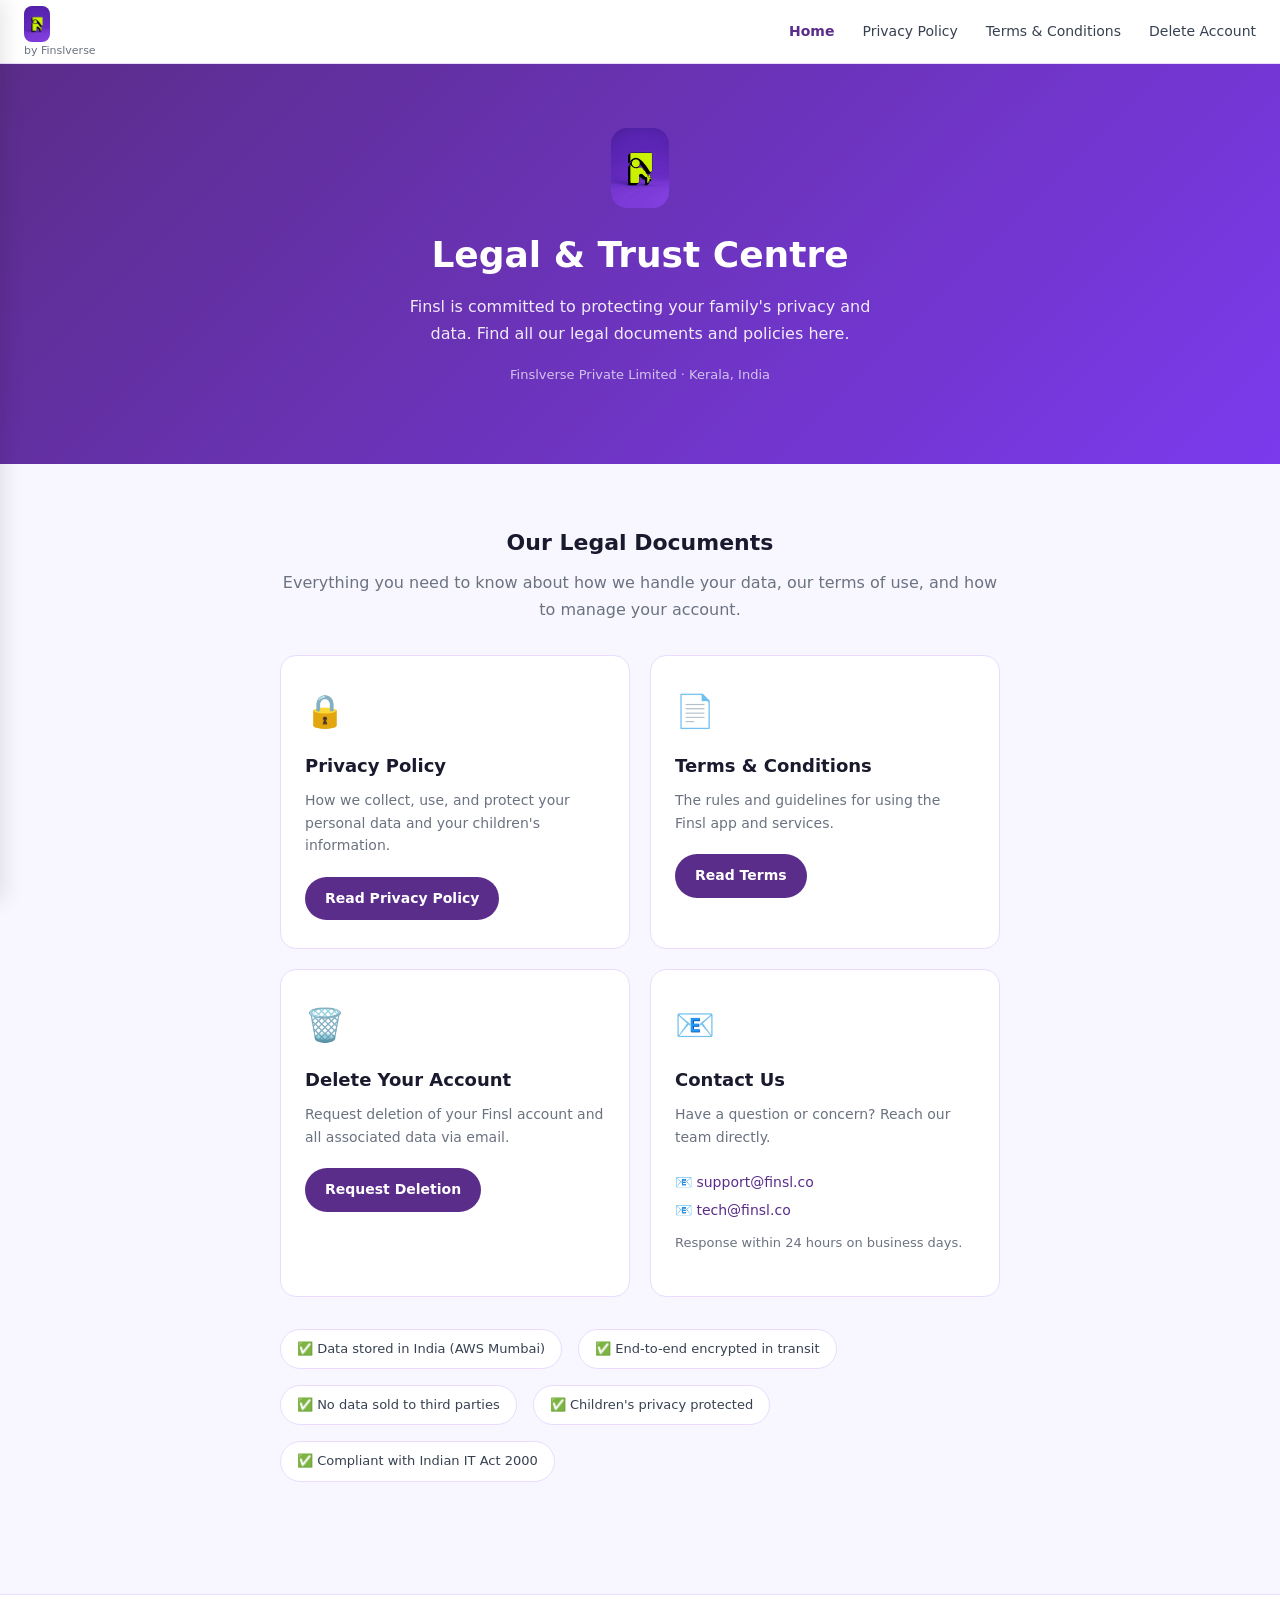
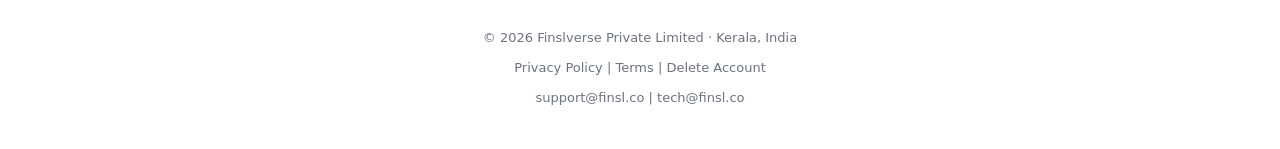
<file: index.html>
<!DOCTYPE html>
<html lang="en">
<head>
  <meta charset="UTF-8" />
  <meta name="viewport" content="width=device-width, initial-scale=1.0" />
  <title>Legal & Trust Centre — Finsl by Finslverse</title>
  <meta name="description" content="Finsl legal documents, privacy policy, terms and conditions, and account deletion — by Finslverse Private Limited, Kerala, India." />
  <link rel="stylesheet" href="shared/style.css" />
</head>
<body>

<header class="site-header">
  <div class="header-left">
    <a href="index.html" class="logo-link">
      <img src="shared/assets/logo.jpeg" alt="Finsl" class="logo-img" />
      <div class="logo-sub">by Finslverse</div>
    </a>
  </div>
  <nav class="nav-desktop">
    <a href="index.html">Home</a>
    <a href="privacy-policy.html">Privacy Policy</a>
    <a href="terms.html">Terms &amp; Conditions</a>
    <a href="delete-account.html">Delete Account</a>
  </nav>
  <button class="hamburger" aria-label="Open menu">☰</button>
</header>

<div class="overlay" id="overlay"></div>
<aside class="sidebar" id="sidebar">
  <button class="sidebar-close" aria-label="Close menu">×</button>
  <nav class="nav-mobile">
    <a href="index.html"><span class="nav-icon">🏠</span> Home</a>
    <a href="privacy-policy.html"><span class="nav-icon">🔒</span> Privacy Policy</a>
    <a href="terms.html"><span class="nav-icon">📄</span> Terms &amp; Conditions</a>
    <a href="delete-account.html"><span class="nav-icon">🗑️</span> Delete Account</a>
  </nav>
</aside>

<section class="hero">
  <img src="shared/assets/logo.jpeg" alt="Finsl" class="hero-logo" />
  <h1>Legal &amp; Trust Centre</h1>
  <p class="hero-subtitle">Finsl is committed to protecting your family's privacy and data. Find all our legal documents and policies here.</p>
  <p class="hero-company">Finslverse Private Limited · Kerala, India</p>
</section>

<main class="page-wrapper">
  <h2 class="section-heading">Our Legal Documents</h2>
  <p class="section-intro">Everything you need to know about how we handle your data, our terms of use, and how to manage your account.</p>

  <div class="card-grid">
    <div class="card">
      <div class="card-icon">🔒</div>
      <div class="card-title">Privacy Policy</div>
      <p class="card-desc">How we collect, use, and protect your personal data and your children's information.</p>
      <a href="privacy-policy.html" class="btn-primary">Read Privacy Policy</a>
    </div>

    <div class="card">
      <div class="card-icon">📄</div>
      <div class="card-title">Terms &amp; Conditions</div>
      <p class="card-desc">The rules and guidelines for using the Finsl app and services.</p>
      <a href="terms.html" class="btn-primary">Read Terms</a>
    </div>

    <div class="card">
      <div class="card-icon">🗑️</div>
      <div class="card-title">Delete Your Account</div>
      <p class="card-desc">Request deletion of your Finsl account and all associated data via email.</p>
      <a href="delete-account.html" class="btn-primary">Request Deletion</a>
    </div>

    <div class="card">
      <div class="card-icon">📧</div>
      <div class="card-title">Contact Us</div>
      <p class="card-desc">Have a question or concern? Reach our team directly.</p>
      <div class="contact-links">
        <a href="mailto:support@finsl.co">📧 support@finsl.co</a>
        <a href="mailto:tech@finsl.co">📧 tech@finsl.co</a>
      </div>
      <p class="contact-note">Response within 24 hours on business days.</p>
    </div>
  </div>

  <div class="trust-row">
    <span class="trust-badge">✅ Data stored in India (AWS Mumbai)</span>
    <span class="trust-badge">✅ End-to-end encrypted in transit</span>
    <span class="trust-badge">✅ No data sold to third parties</span>
    <span class="trust-badge">✅ Children's privacy protected</span>
    <span class="trust-badge">✅ Compliant with Indian IT Act 2000</span>
  </div>
</main>

<footer class="site-footer">
  <p>© 2026 Finslverse Private Limited · Kerala, India</p>
  <p><a href="privacy-policy.html">Privacy Policy</a> | <a href="terms.html">Terms</a> | <a href="delete-account.html">Delete Account</a></p>
  <p><a href="mailto:support@finsl.co">support@finsl.co</a> | <a href="mailto:tech@finsl.co">tech@finsl.co</a></p>
</footer>

<script src="shared/nav.js"></script>
</body>
</html>
</file>
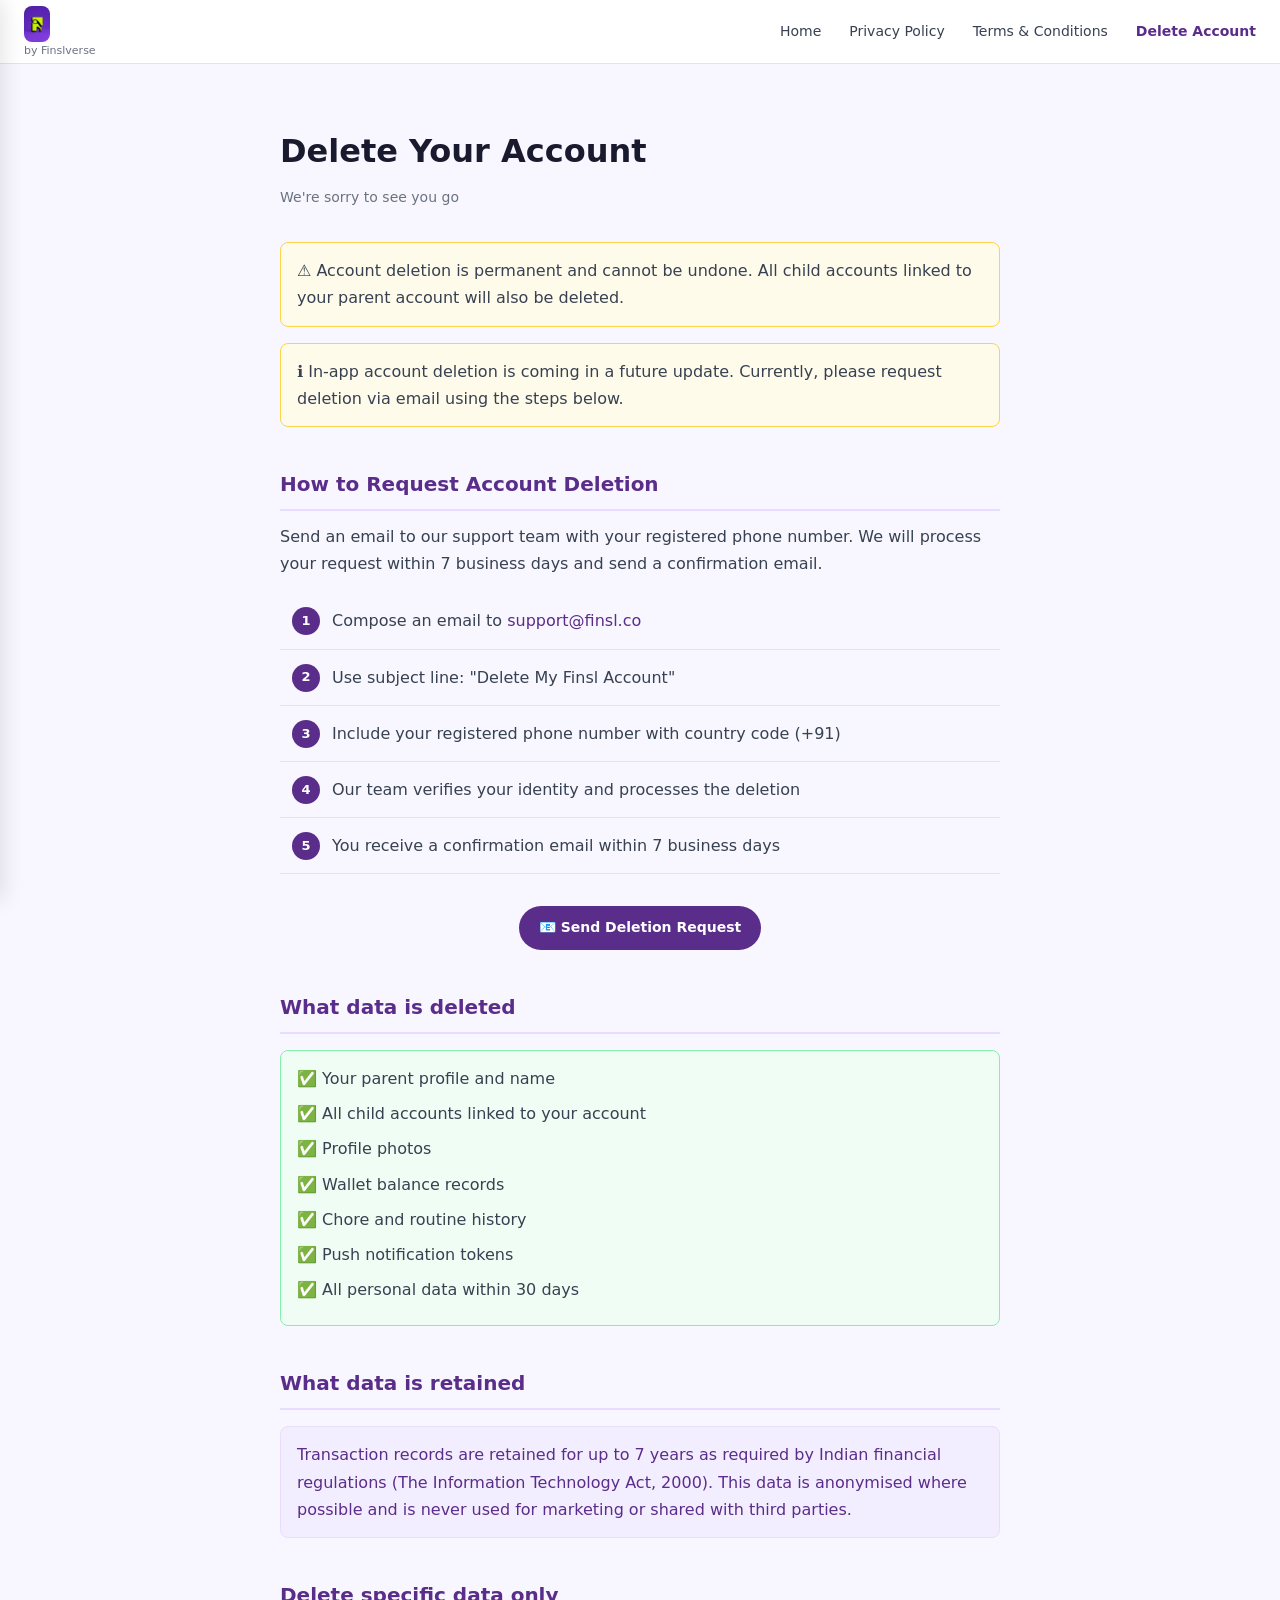
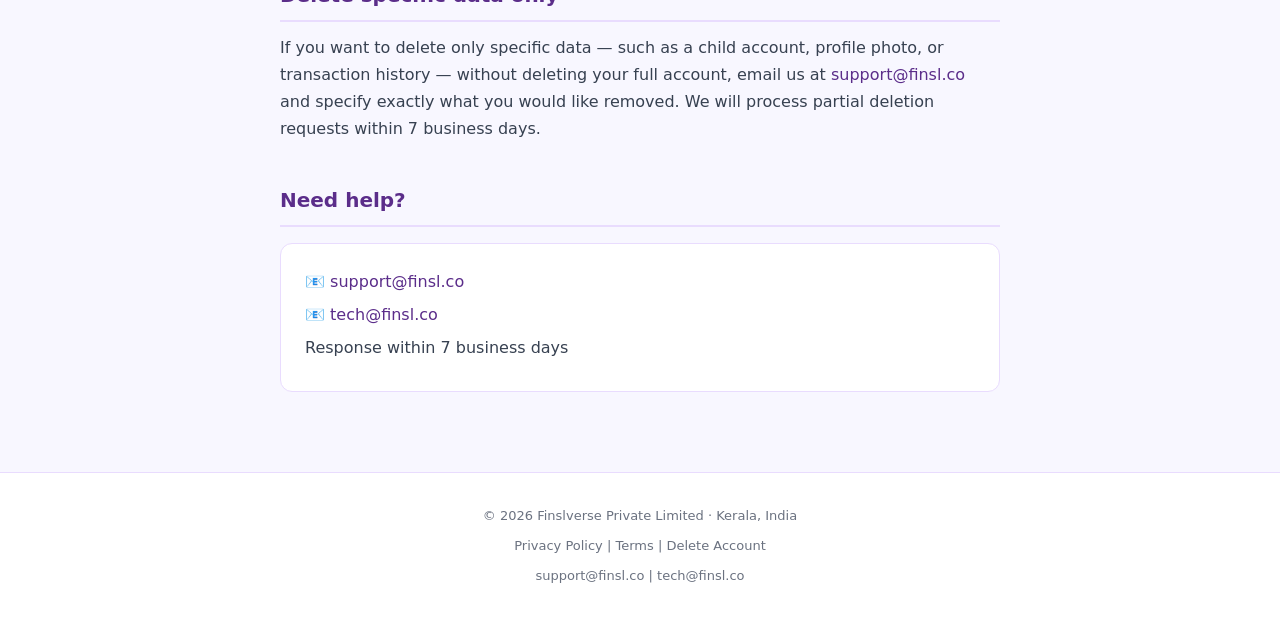
<file: delete-account.html>
<!DOCTYPE html>
<html lang="en">
<head>
  <meta charset="UTF-8" />
  <meta name="viewport" content="width=device-width, initial-scale=1.0" />
  <title>Delete Account — Finsl by Finslverse</title>
  <meta name="description" content="Request deletion of your Finsl account and all associated data." />
  <link rel="stylesheet" href="shared/style.css" />
</head>
<body>

<header class="site-header">
  <div class="header-left">
    <a href="index.html" class="logo-link">
      <img src="shared/assets/logo.jpeg" alt="Finsl" class="logo-img" />
      <div class="logo-sub">by Finslverse</div>
    </a>
  </div>
  <nav class="nav-desktop">
    <a href="index.html">Home</a>
    <a href="privacy-policy.html">Privacy Policy</a>
    <a href="terms.html">Terms &amp; Conditions</a>
    <a href="delete-account.html">Delete Account</a>
  </nav>
  <button class="hamburger" aria-label="Open menu">☰</button>
</header>

<div class="overlay" id="overlay"></div>
<aside class="sidebar" id="sidebar">
  <button class="sidebar-close" aria-label="Close menu">×</button>
  <nav class="nav-mobile">
    <a href="index.html"><span class="nav-icon">🏠</span> Home</a>
    <a href="privacy-policy.html"><span class="nav-icon">🔒</span> Privacy Policy</a>
    <a href="terms.html"><span class="nav-icon">📄</span> Terms &amp; Conditions</a>
    <a href="delete-account.html"><span class="nav-icon">🗑️</span> Delete Account</a>
  </nav>
</aside>

<main class="page-wrapper">
  <h1 class="page-title">Delete Your Account</h1>
  <p class="page-subtitle">We're sorry to see you go</p>

  <div class="warning">
    ⚠️ Account deletion is permanent and cannot be undone. All child accounts linked to your parent account will also be deleted.
  </div>

  <div class="warning">
    ℹ️ In-app account deletion is coming in a future update. Currently, please request deletion via email using the steps below.
  </div>

  <h2 class="section-title">How to Request Account Deletion</h2>
  <p>Send an email to our support team with your registered phone number. We will process your request within 7 business days and send a confirmation email.</p>

  <ol class="steps">
    <li>Compose an email to <a href="mailto:support@finsl.co">support@finsl.co</a></li>
    <li>Use subject line: "Delete My Finsl Account"</li>
    <li>Include your registered phone number with country code (+91)</li>
    <li>Our team verifies your identity and processes the deletion</li>
    <li>You receive a confirmation email within 7 business days</li>
  </ol>

  <div class="btn-center">
    <a href="mailto:support@finsl.co?subject=Delete%20My%20Finsl%20Account&amp;body=Please%20delete%20my%20Finsl%20account.%0A%0ARegistered%20phone%20number%3A%20%2B91" class="btn-primary">📧 Send Deletion Request</a>
  </div>

  <h2 class="section-title">What data is deleted</h2>
  <div class="success">
    <ul class="check-list">
      <li>✅ Your parent profile and name</li>
      <li>✅ All child accounts linked to your account</li>
      <li>✅ Profile photos</li>
      <li>✅ Wallet balance records</li>
      <li>✅ Chore and routine history</li>
      <li>✅ Push notification tokens</li>
      <li>✅ All personal data within 30 days</li>
    </ul>
  </div>

  <h2 class="section-title">What data is retained</h2>
  <div class="info-card">
    Transaction records are retained for up to 7 years as required by Indian financial regulations (The Information Technology Act, 2000). This data is anonymised where possible and is never used for marketing or shared with third parties.
  </div>

  <h2 class="section-title">Delete specific data only</h2>
  <p>If you want to delete only specific data — such as a child account, profile photo, or transaction history — without deleting your full account, email us at <a href="mailto:support@finsl.co">support@finsl.co</a> and specify exactly what you would like removed. We will process partial deletion requests within 7 business days.</p>

  <h2 class="section-title">Need help?</h2>
  <div class="contact-card">
    <p>📧 <a href="mailto:support@finsl.co">support@finsl.co</a></p>
    <p>📧 <a href="mailto:tech@finsl.co">tech@finsl.co</a></p>
    <p>Response within 7 business days</p>
  </div>
</main>

<footer class="site-footer">
  <p>© 2026 Finslverse Private Limited · Kerala, India</p>
  <p><a href="privacy-policy.html">Privacy Policy</a> | <a href="terms.html">Terms</a> | <a href="delete-account.html">Delete Account</a></p>
  <p><a href="mailto:support@finsl.co">support@finsl.co</a> | <a href="mailto:tech@finsl.co">tech@finsl.co</a></p>
</footer>

<script src="shared/nav.js"></script>
</body>
</html>
</file>
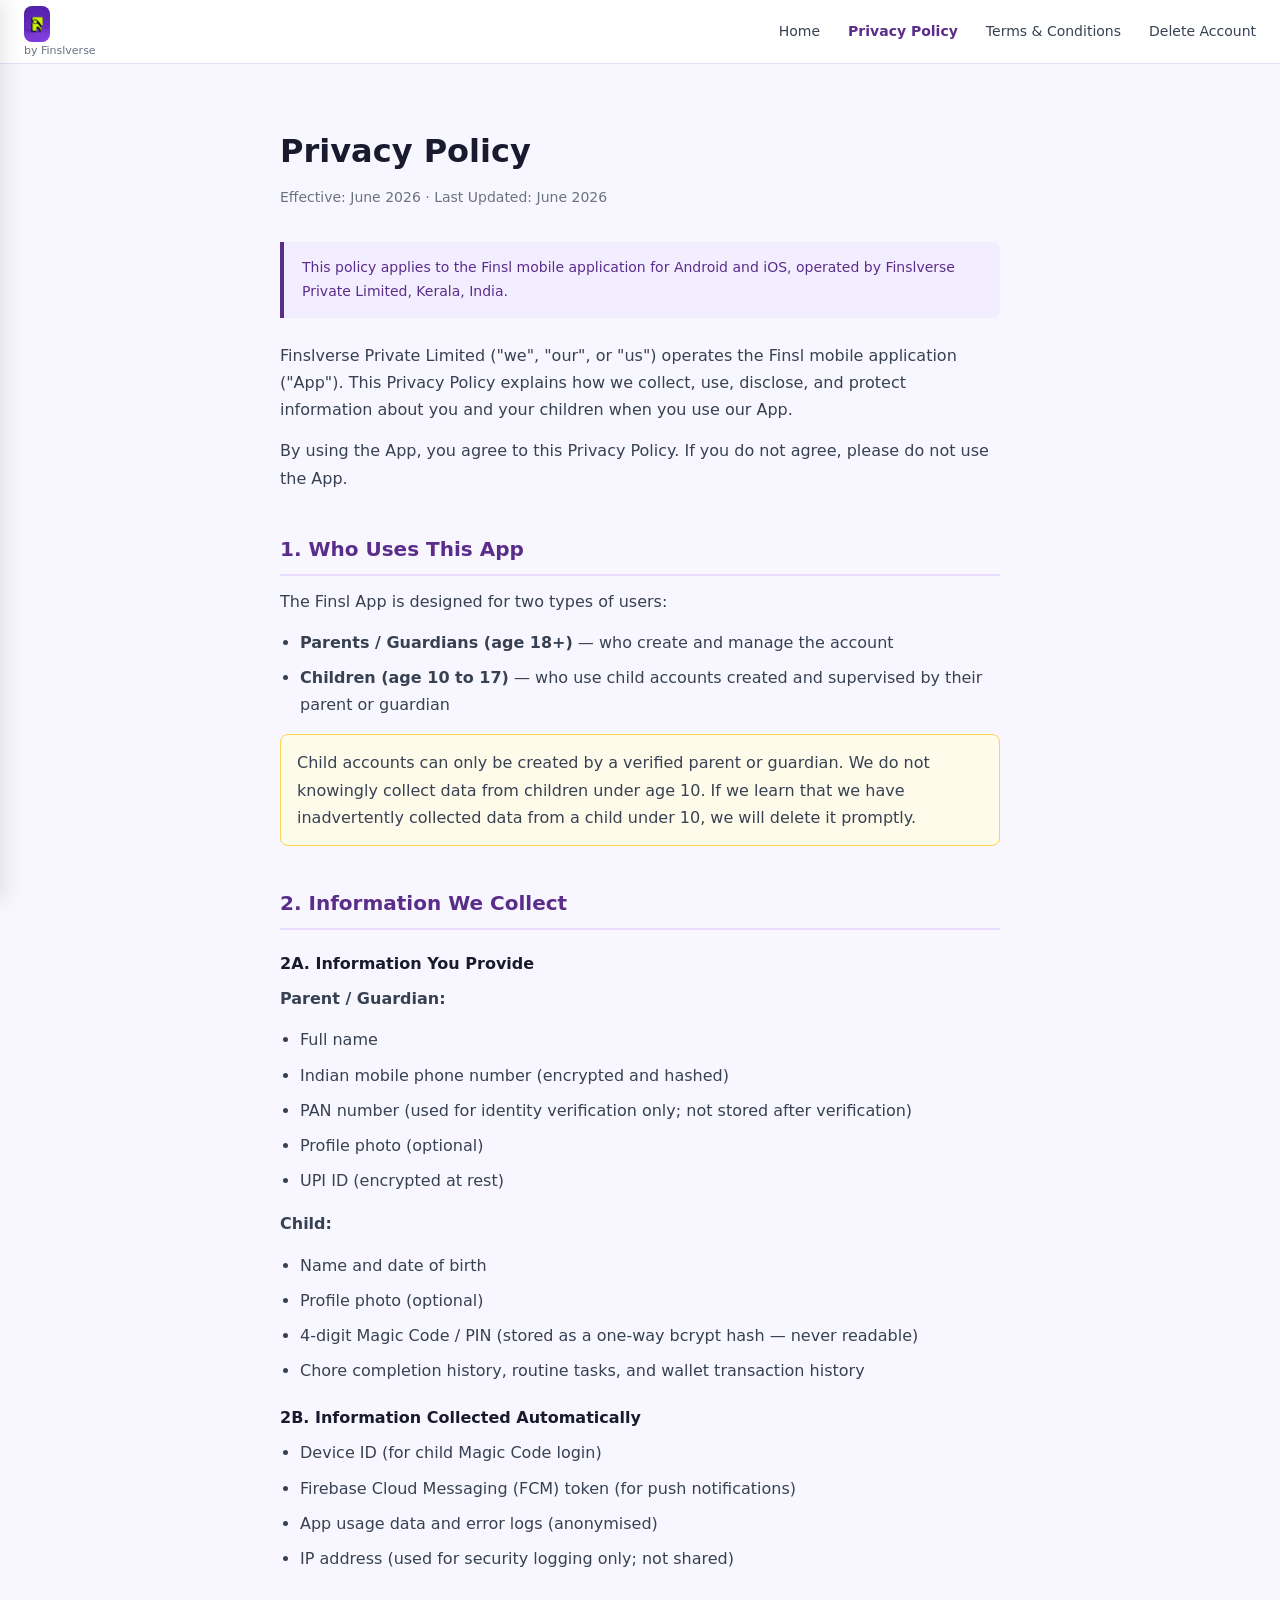
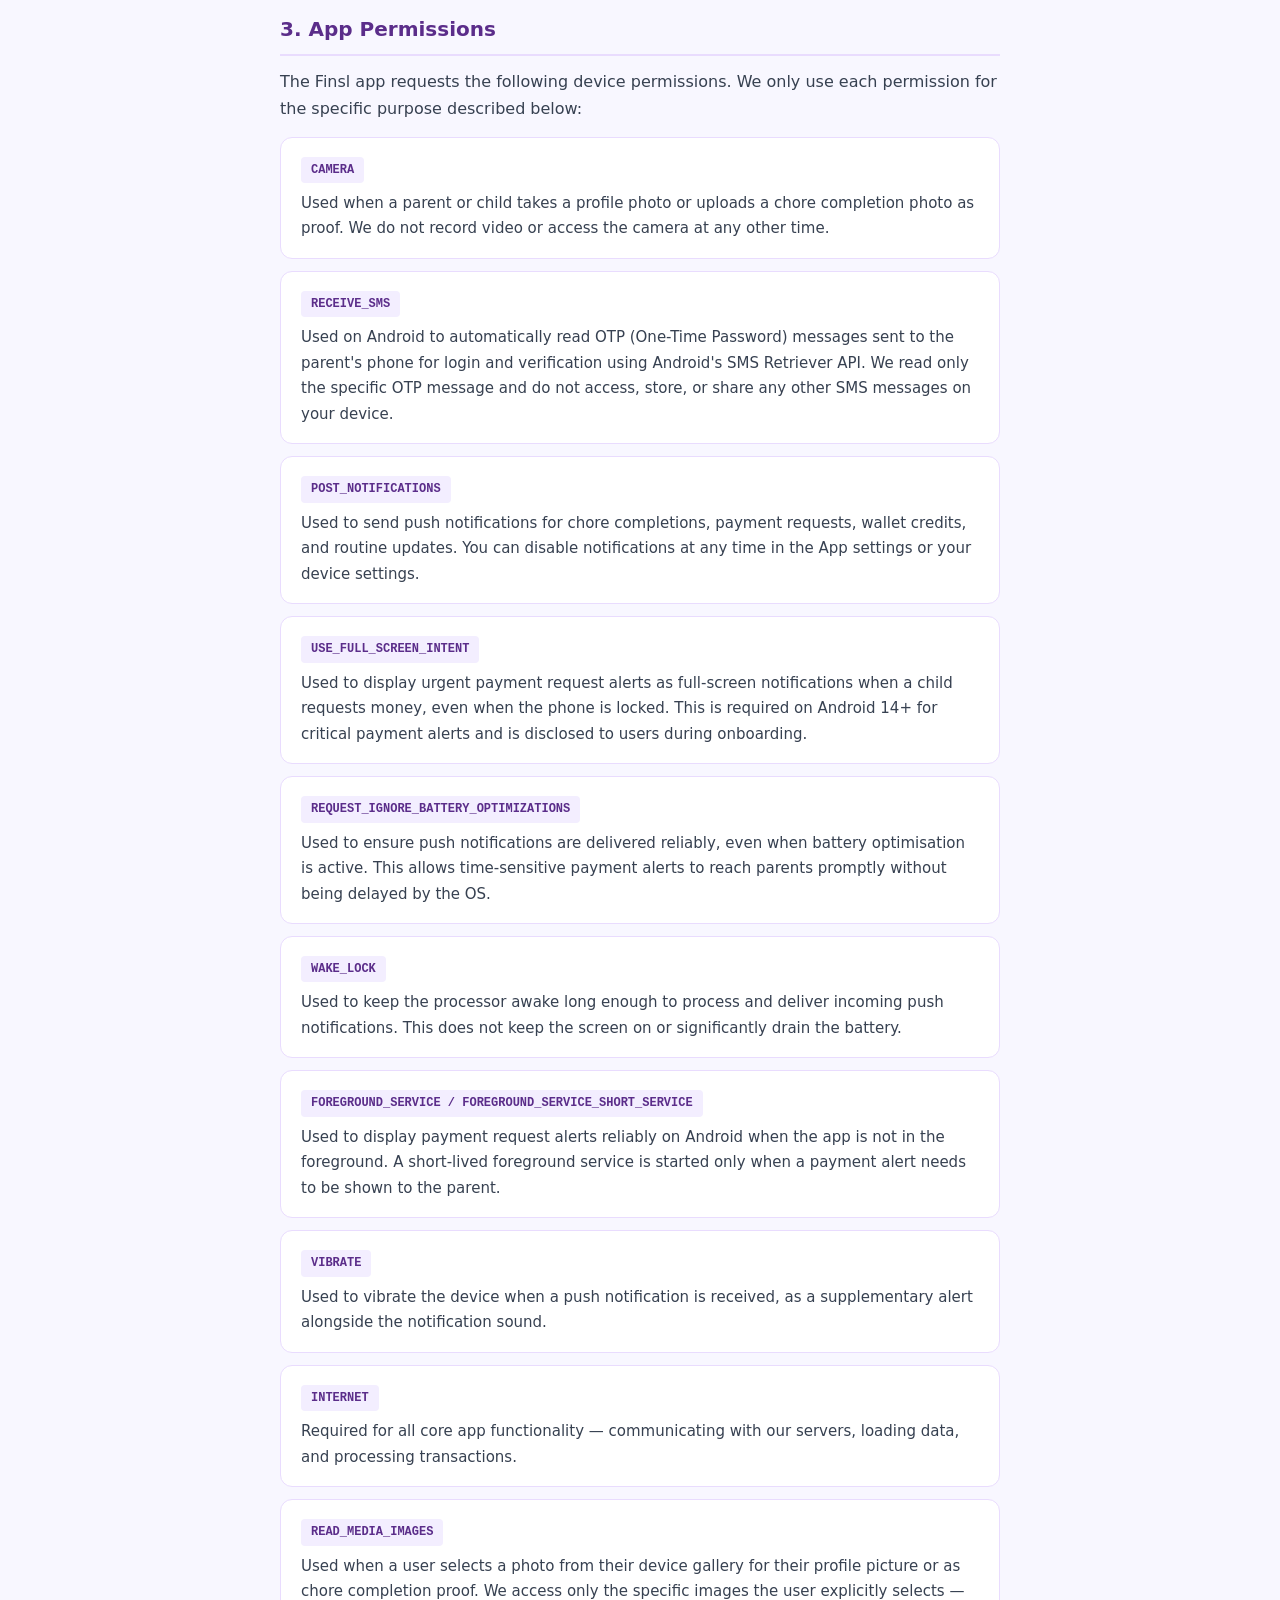
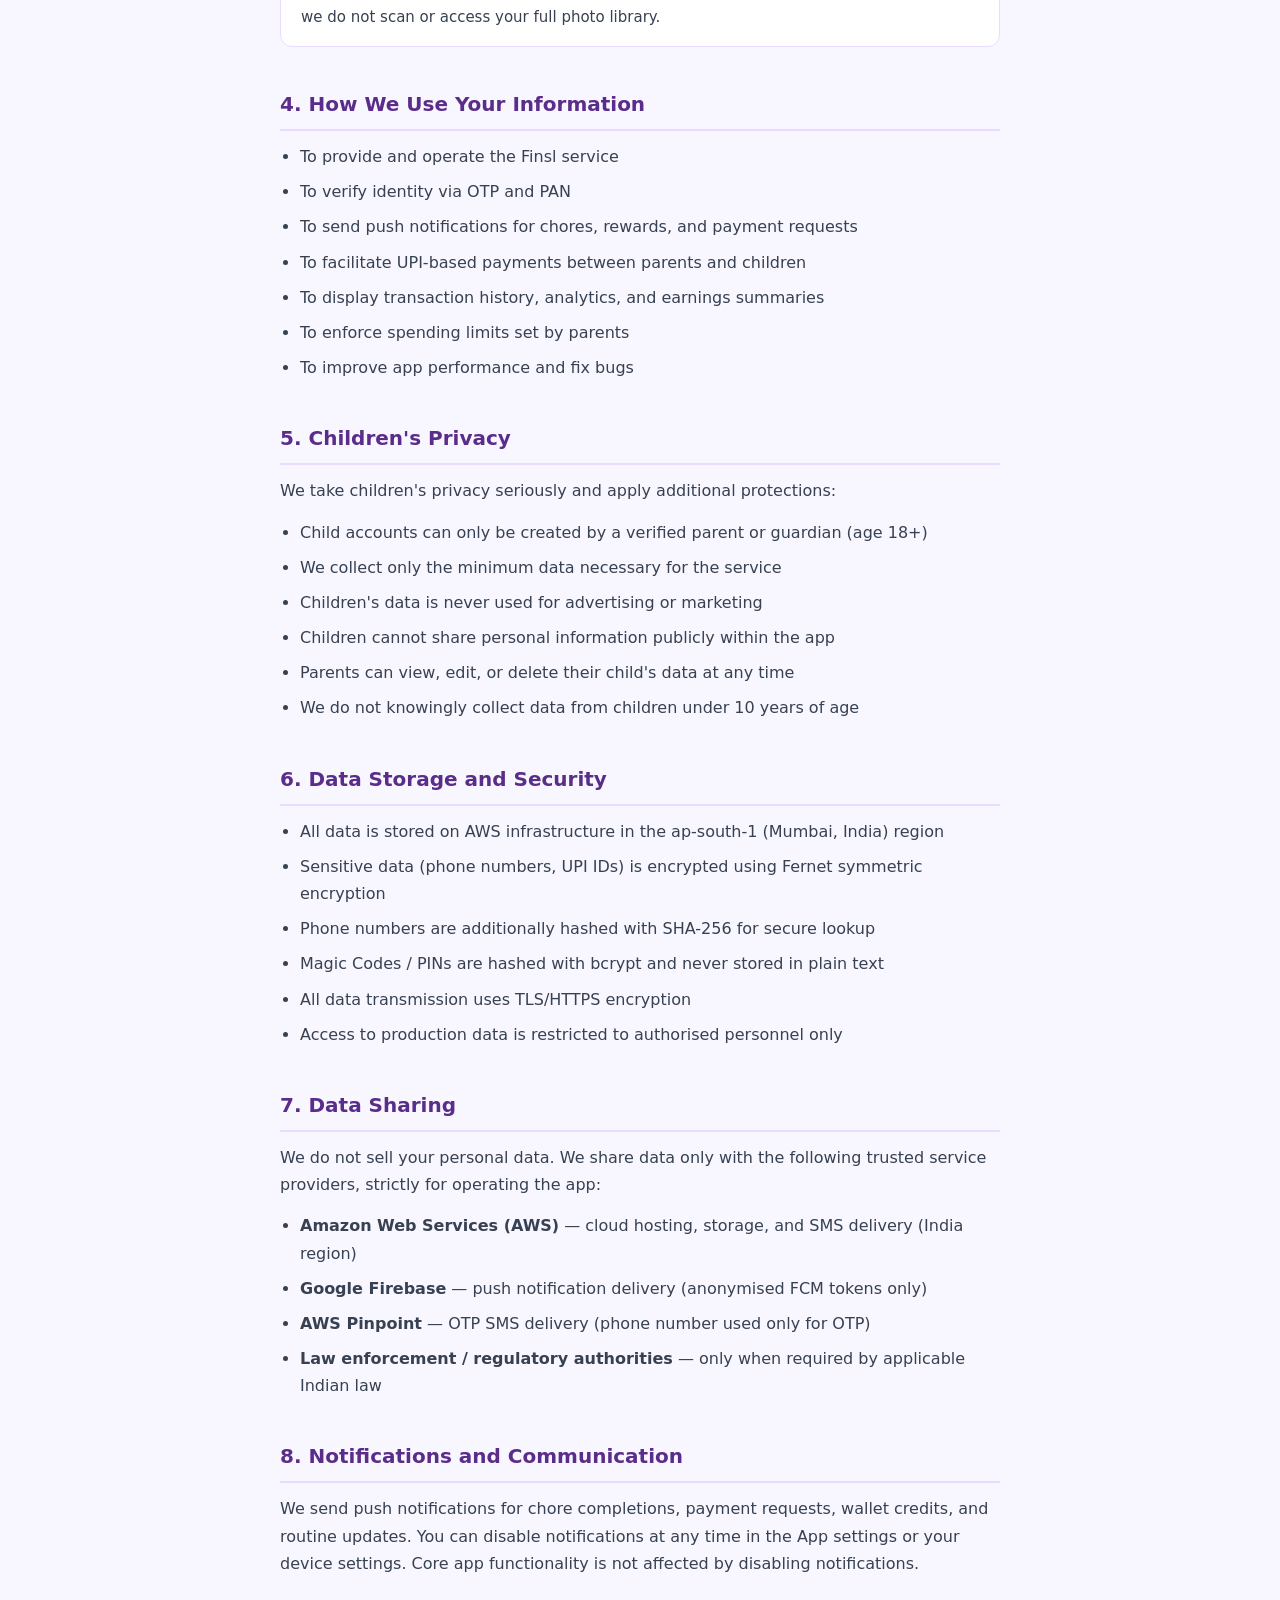
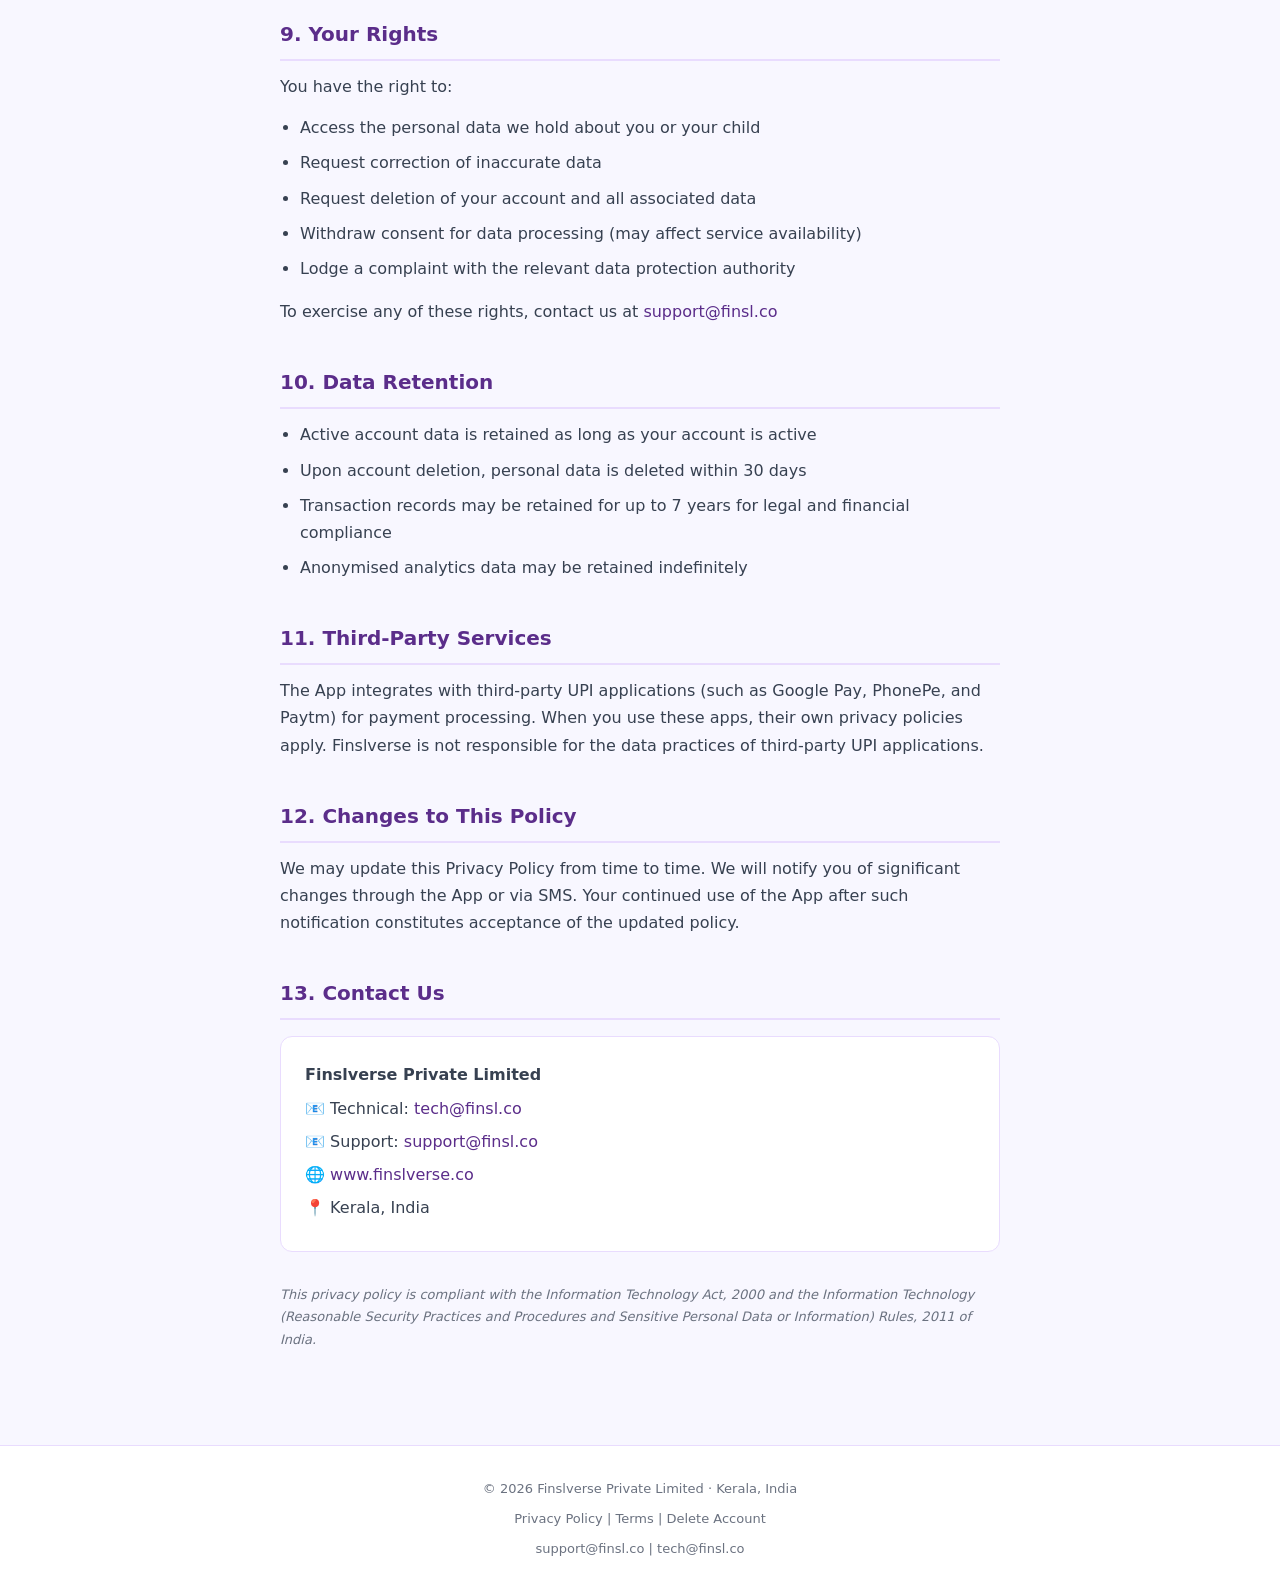
<file: privacy-policy.html>
<!DOCTYPE html>
<html lang="en">
<head>
  <meta charset="UTF-8" />
  <meta name="viewport" content="width=device-width, initial-scale=1.0" />
  <title>Privacy Policy — Finsl by Finslverse</title>
  <meta name="description" content="Finsl privacy policy — how we collect, use, and protect your data and your children's data." />
  <link rel="stylesheet" href="shared/style.css" />
</head>
<body>

<header class="site-header">
  <div class="header-left">
    <a href="index.html" class="logo-link">
      <img src="shared/assets/logo.jpeg" alt="Finsl" class="logo-img" />
      <div class="logo-sub">by Finslverse</div>
    </a>
  </div>
  <nav class="nav-desktop">
    <a href="index.html">Home</a>
    <a href="privacy-policy.html">Privacy Policy</a>
    <a href="terms.html">Terms &amp; Conditions</a>
    <a href="delete-account.html">Delete Account</a>
  </nav>
  <button class="hamburger" aria-label="Open menu">☰</button>
</header>

<div class="overlay" id="overlay"></div>
<aside class="sidebar" id="sidebar">
  <button class="sidebar-close" aria-label="Close menu">×</button>
  <nav class="nav-mobile">
    <a href="index.html"><span class="nav-icon">🏠</span> Home</a>
    <a href="privacy-policy.html"><span class="nav-icon">🔒</span> Privacy Policy</a>
    <a href="terms.html"><span class="nav-icon">📄</span> Terms &amp; Conditions</a>
    <a href="delete-account.html"><span class="nav-icon">🗑️</span> Delete Account</a>
  </nav>
</aside>

<main class="page-wrapper">
  <h1 class="page-title">Privacy Policy</h1>
  <p class="page-subtitle">Effective: June 2026 · Last Updated: June 2026</p>

  <div class="callout">
    This policy applies to the Finsl mobile application for Android and iOS, operated by Finslverse Private Limited, Kerala, India.
  </div>

  <p>Finslverse Private Limited ("we", "our", or "us") operates the Finsl mobile application ("App"). This Privacy Policy explains how we collect, use, disclose, and protect information about you and your children when you use our App.</p>
  <p>By using the App, you agree to this Privacy Policy. If you do not agree, please do not use the App.</p>

  <h2 class="section-title">1. Who Uses This App</h2>
  <p>The Finsl App is designed for two types of users:</p>
  <ul>
    <li><strong>Parents / Guardians (age 18+)</strong> — who create and manage the account</li>
    <li><strong>Children (age 10 to 17)</strong> — who use child accounts created and supervised by their parent or guardian</li>
  </ul>
  <div class="warning">
    Child accounts can only be created by a verified parent or guardian. We do not knowingly collect data from children under age 10. If we learn that we have inadvertently collected data from a child under 10, we will delete it promptly.
  </div>

  <h2 class="section-title">2. Information We Collect</h2>

  <h3 class="sub-title">2A. Information You Provide</h3>
  <p><strong>Parent / Guardian:</strong></p>
  <ul>
    <li>Full name</li>
    <li>Indian mobile phone number (encrypted and hashed)</li>
    <li>PAN number (used for identity verification only; not stored after verification)</li>
    <li>Profile photo (optional)</li>
    <li>UPI ID (encrypted at rest)</li>
  </ul>
  <p><strong>Child:</strong></p>
  <ul>
    <li>Name and date of birth</li>
    <li>Profile photo (optional)</li>
    <li>4-digit Magic Code / PIN (stored as a one-way bcrypt hash — never readable)</li>
    <li>Chore completion history, routine tasks, and wallet transaction history</li>
  </ul>

  <h3 class="sub-title">2B. Information Collected Automatically</h3>
  <ul>
    <li>Device ID (for child Magic Code login)</li>
    <li>Firebase Cloud Messaging (FCM) token (for push notifications)</li>
    <li>App usage data and error logs (anonymised)</li>
    <li>IP address (used for security logging only; not shared)</li>
  </ul>

  <h2 class="section-title">3. App Permissions</h2>
  <p>The Finsl app requests the following device permissions. We only use each permission for the specific purpose described below:</p>

  <div class="permission-card">
    <span class="permission-badge">CAMERA</span>
    <p>Used when a parent or child takes a profile photo or uploads a chore completion photo as proof. We do not record video or access the camera at any other time.</p>
  </div>

  <div class="permission-card">
    <span class="permission-badge">RECEIVE_SMS</span>
    <p>Used on Android to automatically read OTP (One-Time Password) messages sent to the parent's phone for login and verification using Android's SMS Retriever API. We read only the specific OTP message and do not access, store, or share any other SMS messages on your device.</p>
  </div>

  <div class="permission-card">
    <span class="permission-badge">POST_NOTIFICATIONS</span>
    <p>Used to send push notifications for chore completions, payment requests, wallet credits, and routine updates. You can disable notifications at any time in the App settings or your device settings.</p>
  </div>

  <div class="permission-card">
    <span class="permission-badge">USE_FULL_SCREEN_INTENT</span>
    <p>Used to display urgent payment request alerts as full-screen notifications when a child requests money, even when the phone is locked. This is required on Android 14+ for critical payment alerts and is disclosed to users during onboarding.</p>
  </div>

  <div class="permission-card">
    <span class="permission-badge">REQUEST_IGNORE_BATTERY_OPTIMIZATIONS</span>
    <p>Used to ensure push notifications are delivered reliably, even when battery optimisation is active. This allows time-sensitive payment alerts to reach parents promptly without being delayed by the OS.</p>
  </div>

  <div class="permission-card">
    <span class="permission-badge">WAKE_LOCK</span>
    <p>Used to keep the processor awake long enough to process and deliver incoming push notifications. This does not keep the screen on or significantly drain the battery.</p>
  </div>

  <div class="permission-card">
    <span class="permission-badge">FOREGROUND_SERVICE / FOREGROUND_SERVICE_SHORT_SERVICE</span>
    <p>Used to display payment request alerts reliably on Android when the app is not in the foreground. A short-lived foreground service is started only when a payment alert needs to be shown to the parent.</p>
  </div>

  <div class="permission-card">
    <span class="permission-badge">VIBRATE</span>
    <p>Used to vibrate the device when a push notification is received, as a supplementary alert alongside the notification sound.</p>
  </div>

  <div class="permission-card">
    <span class="permission-badge">INTERNET</span>
    <p>Required for all core app functionality — communicating with our servers, loading data, and processing transactions.</p>
  </div>

  <div class="permission-card">
    <span class="permission-badge">READ_MEDIA_IMAGES</span>
    <p>Used when a user selects a photo from their device gallery for their profile picture or as chore completion proof. We access only the specific images the user explicitly selects — we do not scan or access your full photo library.</p>
  </div>

  <h2 class="section-title">4. How We Use Your Information</h2>
  <ul>
    <li>To provide and operate the Finsl service</li>
    <li>To verify identity via OTP and PAN</li>
    <li>To send push notifications for chores, rewards, and payment requests</li>
    <li>To facilitate UPI-based payments between parents and children</li>
    <li>To display transaction history, analytics, and earnings summaries</li>
    <li>To enforce spending limits set by parents</li>
    <li>To improve app performance and fix bugs</li>
  </ul>

  <h2 class="section-title">5. Children's Privacy</h2>
  <p>We take children's privacy seriously and apply additional protections:</p>
  <ul>
    <li>Child accounts can only be created by a verified parent or guardian (age 18+)</li>
    <li>We collect only the minimum data necessary for the service</li>
    <li>Children's data is never used for advertising or marketing</li>
    <li>Children cannot share personal information publicly within the app</li>
    <li>Parents can view, edit, or delete their child's data at any time</li>
    <li>We do not knowingly collect data from children under 10 years of age</li>
  </ul>

  <h2 class="section-title">6. Data Storage and Security</h2>
  <ul>
    <li>All data is stored on AWS infrastructure in the ap-south-1 (Mumbai, India) region</li>
    <li>Sensitive data (phone numbers, UPI IDs) is encrypted using Fernet symmetric encryption</li>
    <li>Phone numbers are additionally hashed with SHA-256 for secure lookup</li>
    <li>Magic Codes / PINs are hashed with bcrypt and never stored in plain text</li>
    <li>All data transmission uses TLS/HTTPS encryption</li>
    <li>Access to production data is restricted to authorised personnel only</li>
  </ul>

  <h2 class="section-title">7. Data Sharing</h2>
  <p>We do not sell your personal data. We share data only with the following trusted service providers, strictly for operating the app:</p>
  <ul>
    <li><strong>Amazon Web Services (AWS)</strong> — cloud hosting, storage, and SMS delivery (India region)</li>
    <li><strong>Google Firebase</strong> — push notification delivery (anonymised FCM tokens only)</li>
    <li><strong>AWS Pinpoint</strong> — OTP SMS delivery (phone number used only for OTP)</li>
    <li><strong>Law enforcement / regulatory authorities</strong> — only when required by applicable Indian law</li>
  </ul>

  <h2 class="section-title">8. Notifications and Communication</h2>
  <p>We send push notifications for chore completions, payment requests, wallet credits, and routine updates. You can disable notifications at any time in the App settings or your device settings. Core app functionality is not affected by disabling notifications.</p>

  <h2 class="section-title">9. Your Rights</h2>
  <p>You have the right to:</p>
  <ul>
    <li>Access the personal data we hold about you or your child</li>
    <li>Request correction of inaccurate data</li>
    <li>Request deletion of your account and all associated data</li>
    <li>Withdraw consent for data processing (may affect service availability)</li>
    <li>Lodge a complaint with the relevant data protection authority</li>
  </ul>
  <p>To exercise any of these rights, contact us at <a href="mailto:support@finsl.co">support@finsl.co</a></p>

  <h2 class="section-title">10. Data Retention</h2>
  <ul>
    <li>Active account data is retained as long as your account is active</li>
    <li>Upon account deletion, personal data is deleted within 30 days</li>
    <li>Transaction records may be retained for up to 7 years for legal and financial compliance</li>
    <li>Anonymised analytics data may be retained indefinitely</li>
  </ul>

  <h2 class="section-title">11. Third-Party Services</h2>
  <p>The App integrates with third-party UPI applications (such as Google Pay, PhonePe, and Paytm) for payment processing. When you use these apps, their own privacy policies apply. Finslverse is not responsible for the data practices of third-party UPI applications.</p>

  <h2 class="section-title">12. Changes to This Policy</h2>
  <p>We may update this Privacy Policy from time to time. We will notify you of significant changes through the App or via SMS. Your continued use of the App after such notification constitutes acceptance of the updated policy.</p>

  <h2 class="section-title">13. Contact Us</h2>
  <div class="contact-card">
    <p><strong>Finslverse Private Limited</strong></p>
    <p>📧 Technical: <a href="mailto:tech@finsl.co">tech@finsl.co</a></p>
    <p>📧 Support: <a href="mailto:support@finsl.co">support@finsl.co</a></p>
    <p>🌐 <a href="https://www.finslverse.co">www.finslverse.co</a></p>
    <p>📍 Kerala, India</p>
  </div>

  <p class="footer-note">
    This privacy policy is compliant with the Information Technology Act, 2000 and the Information Technology (Reasonable Security Practices and Procedures and Sensitive Personal Data or Information) Rules, 2011 of India.
  </p>
</main>

<footer class="site-footer">
  <p>© 2026 Finslverse Private Limited · Kerala, India</p>
  <p><a href="privacy-policy.html">Privacy Policy</a> | <a href="terms.html">Terms</a> | <a href="delete-account.html">Delete Account</a></p>
  <p><a href="mailto:support@finsl.co">support@finsl.co</a> | <a href="mailto:tech@finsl.co">tech@finsl.co</a></p>
</footer>

<script src="shared/nav.js"></script>
</body>
</html>
</file>
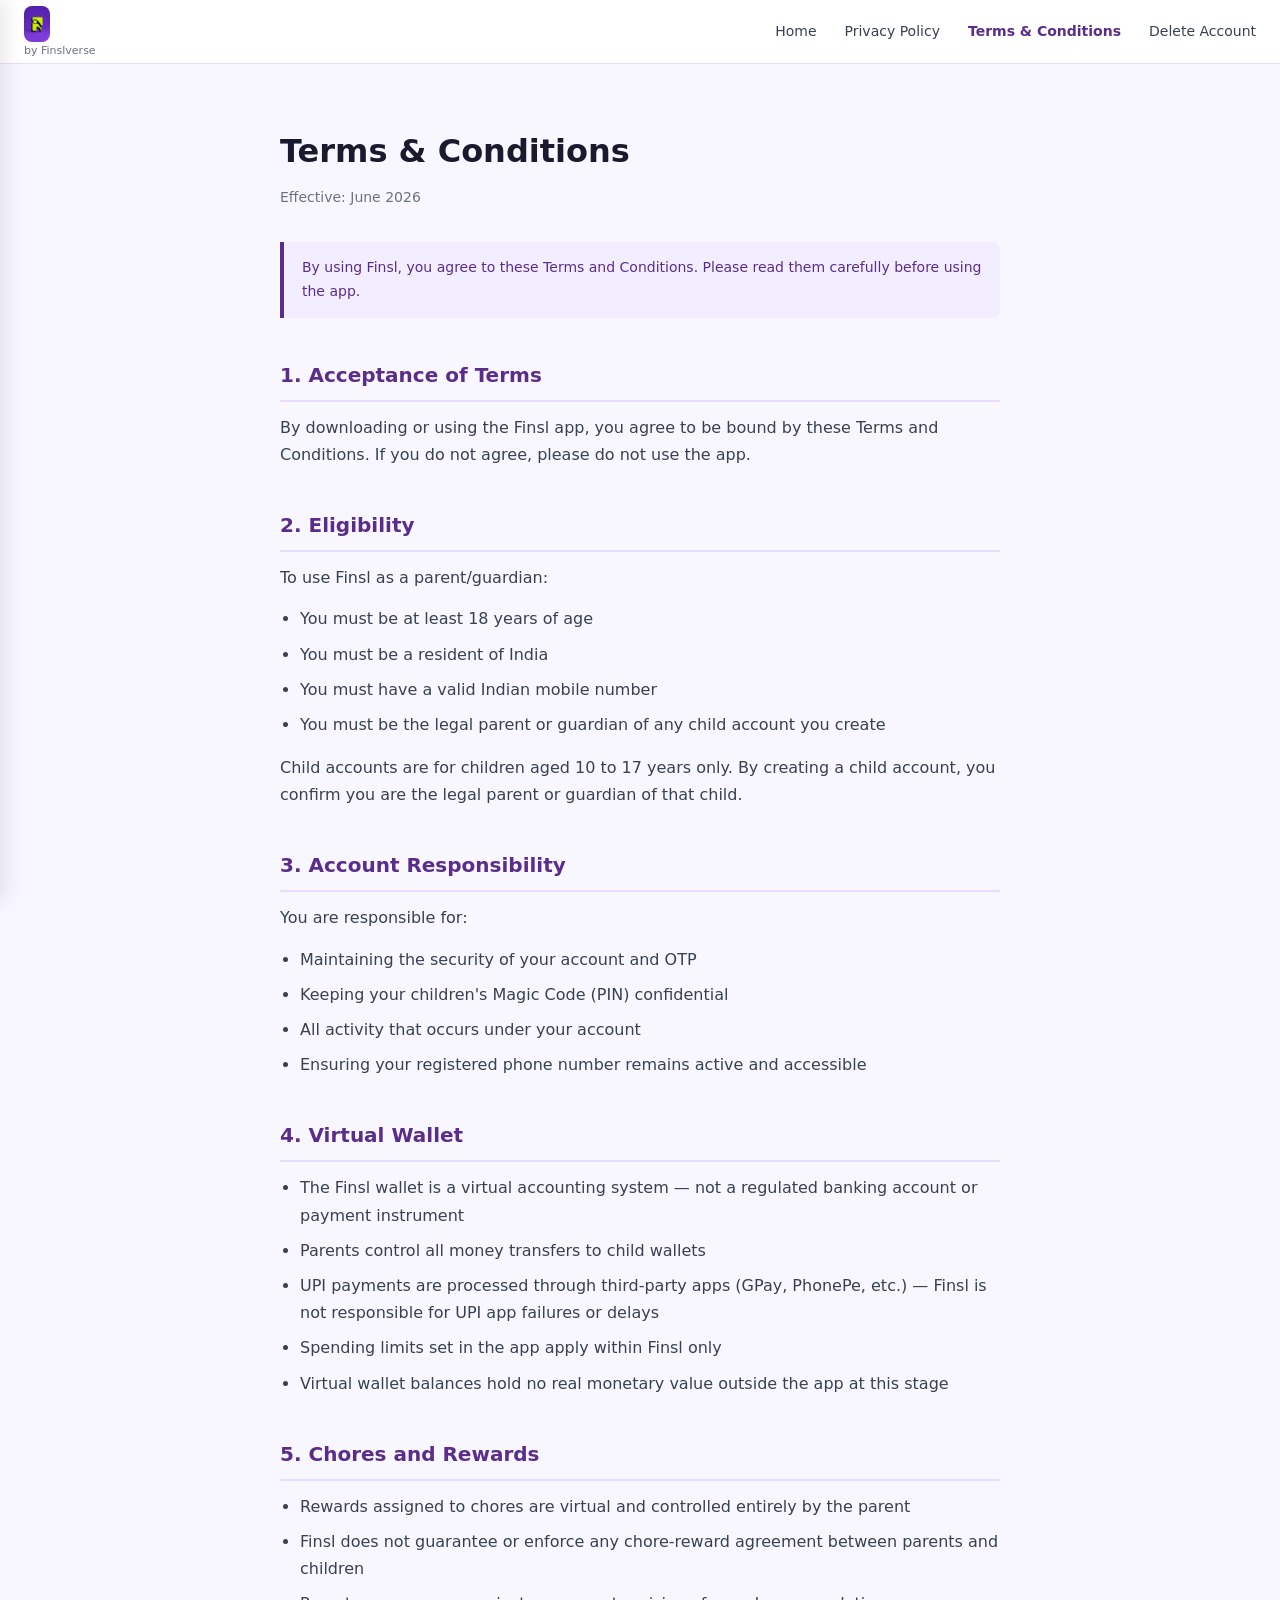
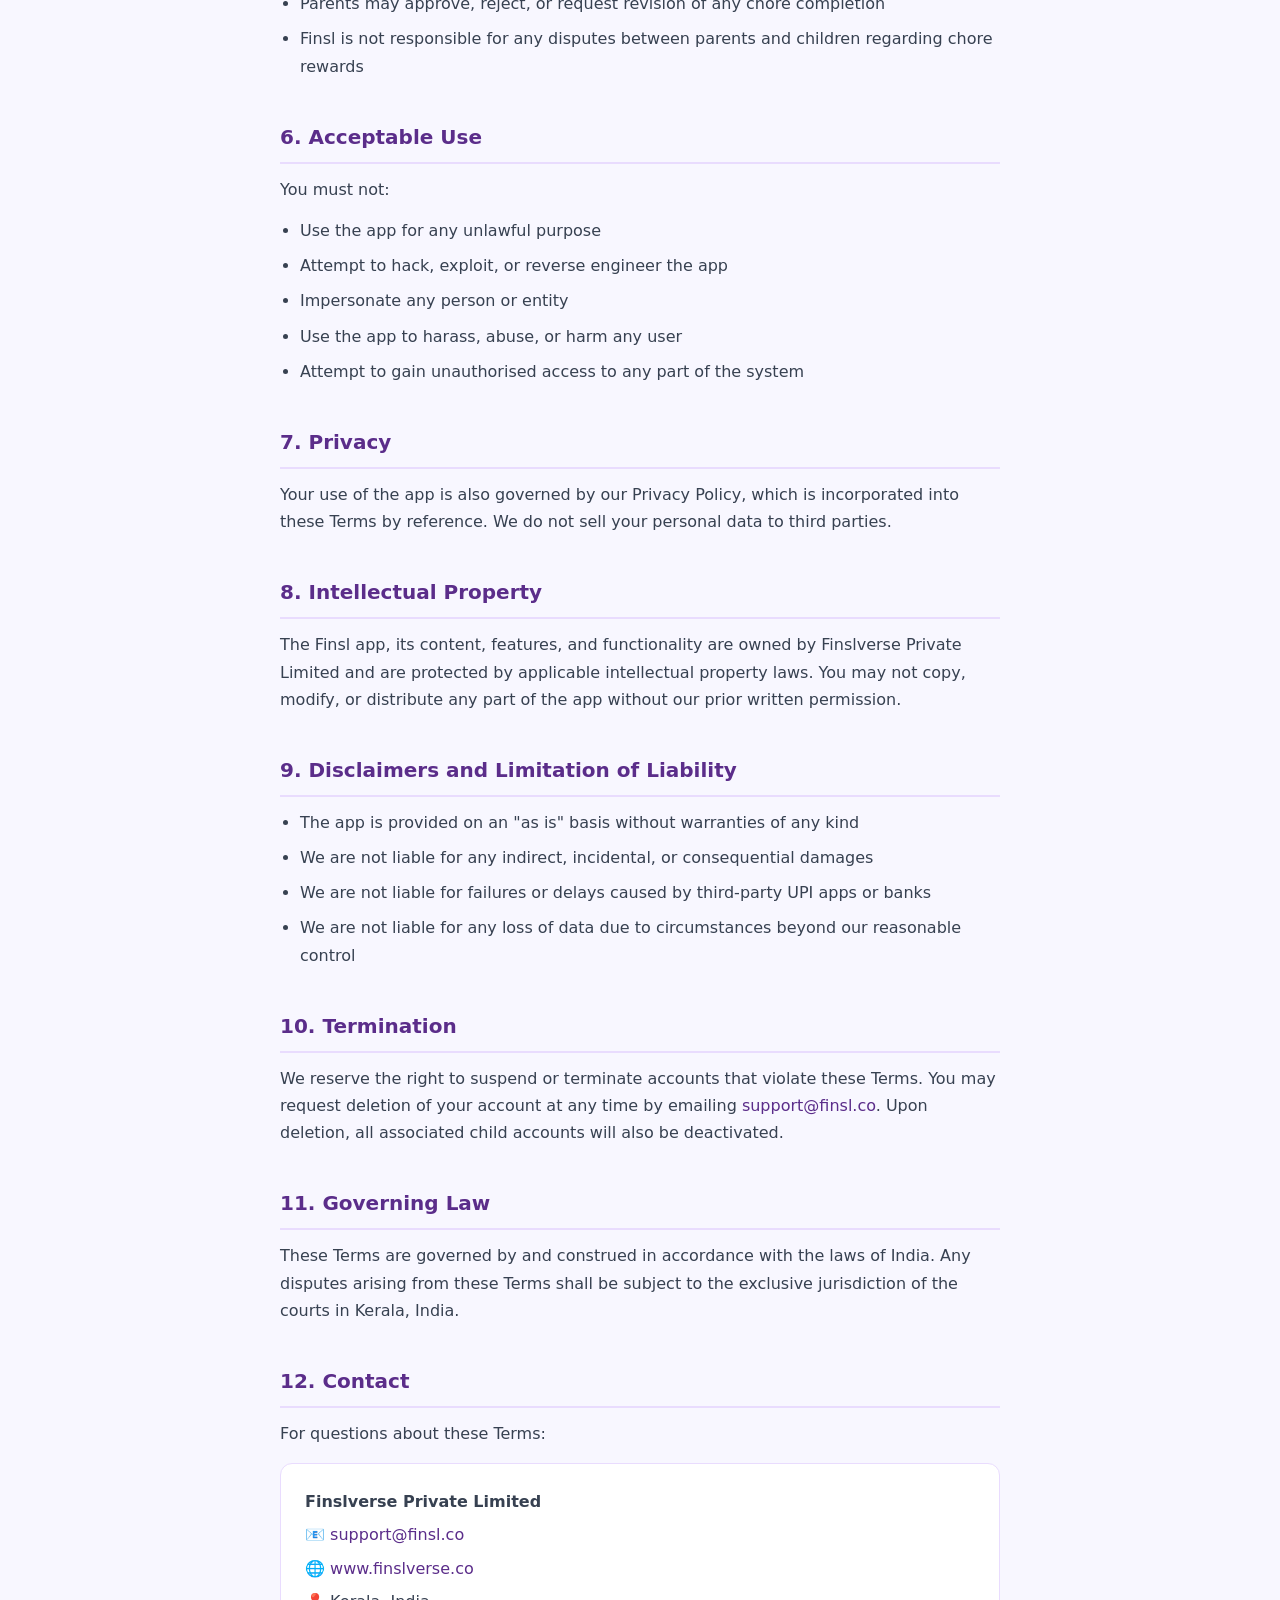
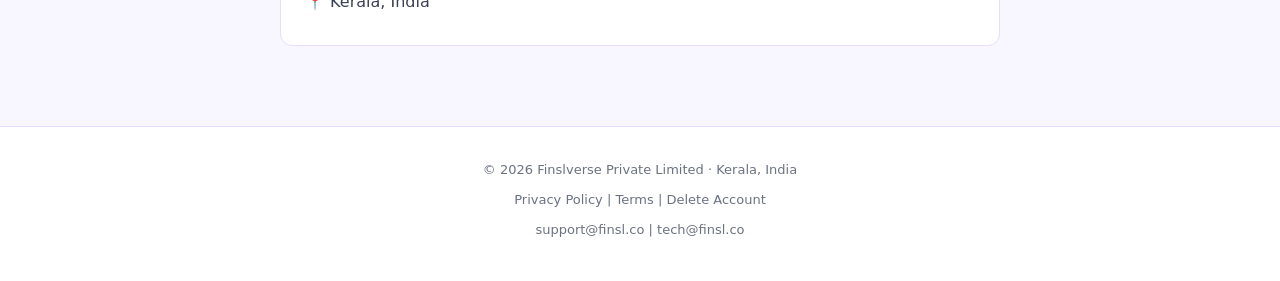
<file: terms.html>
<!DOCTYPE html>
<html lang="en">
<head>
  <meta charset="UTF-8" />
  <meta name="viewport" content="width=device-width, initial-scale=1.0" />
  <title>Terms &amp; Conditions — Finsl by Finslverse</title>
  <meta name="description" content="Terms and conditions for using the Finsl family fintech app by Finslverse Private Limited." />
  <link rel="stylesheet" href="shared/style.css" />
</head>
<body>

<header class="site-header">
  <div class="header-left">
    <a href="index.html" class="logo-link">
      <img src="shared/assets/logo.jpeg" alt="Finsl" class="logo-img" />
      <div class="logo-sub">by Finslverse</div>
    </a>
  </div>
  <nav class="nav-desktop">
    <a href="index.html">Home</a>
    <a href="privacy-policy.html">Privacy Policy</a>
    <a href="terms.html">Terms &amp; Conditions</a>
    <a href="delete-account.html">Delete Account</a>
  </nav>
  <button class="hamburger" aria-label="Open menu">☰</button>
</header>

<div class="overlay" id="overlay"></div>
<aside class="sidebar" id="sidebar">
  <button class="sidebar-close" aria-label="Close menu">×</button>
  <nav class="nav-mobile">
    <a href="index.html"><span class="nav-icon">🏠</span> Home</a>
    <a href="privacy-policy.html"><span class="nav-icon">🔒</span> Privacy Policy</a>
    <a href="terms.html"><span class="nav-icon">📄</span> Terms &amp; Conditions</a>
    <a href="delete-account.html"><span class="nav-icon">🗑️</span> Delete Account</a>
  </nav>
</aside>

<main class="page-wrapper">
  <h1 class="page-title">Terms &amp; Conditions</h1>
  <p class="page-subtitle">Effective: June 2026</p>

  <div class="callout">
    By using Finsl, you agree to these Terms and Conditions. Please read them carefully before using the app.
  </div>

  <h2 class="section-title">1. Acceptance of Terms</h2>
  <p>By downloading or using the Finsl app, you agree to be bound by these Terms and Conditions. If you do not agree, please do not use the app.</p>

  <h2 class="section-title">2. Eligibility</h2>
  <p>To use Finsl as a parent/guardian:</p>
  <ul>
    <li>You must be at least 18 years of age</li>
    <li>You must be a resident of India</li>
    <li>You must have a valid Indian mobile number</li>
    <li>You must be the legal parent or guardian of any child account you create</li>
  </ul>
  <p>Child accounts are for children aged 10 to 17 years only. By creating a child account, you confirm you are the legal parent or guardian of that child.</p>

  <h2 class="section-title">3. Account Responsibility</h2>
  <p>You are responsible for:</p>
  <ul>
    <li>Maintaining the security of your account and OTP</li>
    <li>Keeping your children's Magic Code (PIN) confidential</li>
    <li>All activity that occurs under your account</li>
    <li>Ensuring your registered phone number remains active and accessible</li>
  </ul>

  <h2 class="section-title">4. Virtual Wallet</h2>
  <ul>
    <li>The Finsl wallet is a virtual accounting system — not a regulated banking account or payment instrument</li>
    <li>Parents control all money transfers to child wallets</li>
    <li>UPI payments are processed through third-party apps (GPay, PhonePe, etc.) — Finsl is not responsible for UPI app failures or delays</li>
    <li>Spending limits set in the app apply within Finsl only</li>
    <li>Virtual wallet balances hold no real monetary value outside the app at this stage</li>
  </ul>

  <h2 class="section-title">5. Chores and Rewards</h2>
  <ul>
    <li>Rewards assigned to chores are virtual and controlled entirely by the parent</li>
    <li>Finsl does not guarantee or enforce any chore-reward agreement between parents and children</li>
    <li>Parents may approve, reject, or request revision of any chore completion</li>
    <li>Finsl is not responsible for any disputes between parents and children regarding chore rewards</li>
  </ul>

  <h2 class="section-title">6. Acceptable Use</h2>
  <p>You must not:</p>
  <ul>
    <li>Use the app for any unlawful purpose</li>
    <li>Attempt to hack, exploit, or reverse engineer the app</li>
    <li>Impersonate any person or entity</li>
    <li>Use the app to harass, abuse, or harm any user</li>
    <li>Attempt to gain unauthorised access to any part of the system</li>
  </ul>

  <h2 class="section-title">7. Privacy</h2>
  <p>Your use of the app is also governed by our Privacy Policy, which is incorporated into these Terms by reference. We do not sell your personal data to third parties.</p>

  <h2 class="section-title">8. Intellectual Property</h2>
  <p>The Finsl app, its content, features, and functionality are owned by Finslverse Private Limited and are protected by applicable intellectual property laws. You may not copy, modify, or distribute any part of the app without our prior written permission.</p>

  <h2 class="section-title">9. Disclaimers and Limitation of Liability</h2>
  <ul>
    <li>The app is provided on an "as is" basis without warranties of any kind</li>
    <li>We are not liable for any indirect, incidental, or consequential damages</li>
    <li>We are not liable for failures or delays caused by third-party UPI apps or banks</li>
    <li>We are not liable for any loss of data due to circumstances beyond our reasonable control</li>
  </ul>

  <h2 class="section-title">10. Termination</h2>
  <p>We reserve the right to suspend or terminate accounts that violate these Terms. You may request deletion of your account at any time by emailing <a href="mailto:support@finsl.co">support@finsl.co</a>. Upon deletion, all associated child accounts will also be deactivated.</p>

  <h2 class="section-title">11. Governing Law</h2>
  <p>These Terms are governed by and construed in accordance with the laws of India. Any disputes arising from these Terms shall be subject to the exclusive jurisdiction of the courts in Kerala, India.</p>

  <h2 class="section-title">12. Contact</h2>
  <p>For questions about these Terms:</p>
  <div class="contact-card">
    <p><strong>Finslverse Private Limited</strong></p>
    <p>📧 <a href="mailto:support@finsl.co">support@finsl.co</a></p>
    <p>🌐 <a href="https://www.finslverse.co">www.finslverse.co</a></p>
    <p>📍 Kerala, India</p>
  </div>
</main>

<footer class="site-footer">
  <p>© 2026 Finslverse Private Limited · Kerala, India</p>
  <p><a href="privacy-policy.html">Privacy Policy</a> | <a href="terms.html">Terms</a> | <a href="delete-account.html">Delete Account</a></p>
  <p><a href="mailto:support@finsl.co">support@finsl.co</a> | <a href="mailto:tech@finsl.co">tech@finsl.co</a></p>
</footer>

<script src="shared/nav.js"></script>
</body>
</html>
</file>
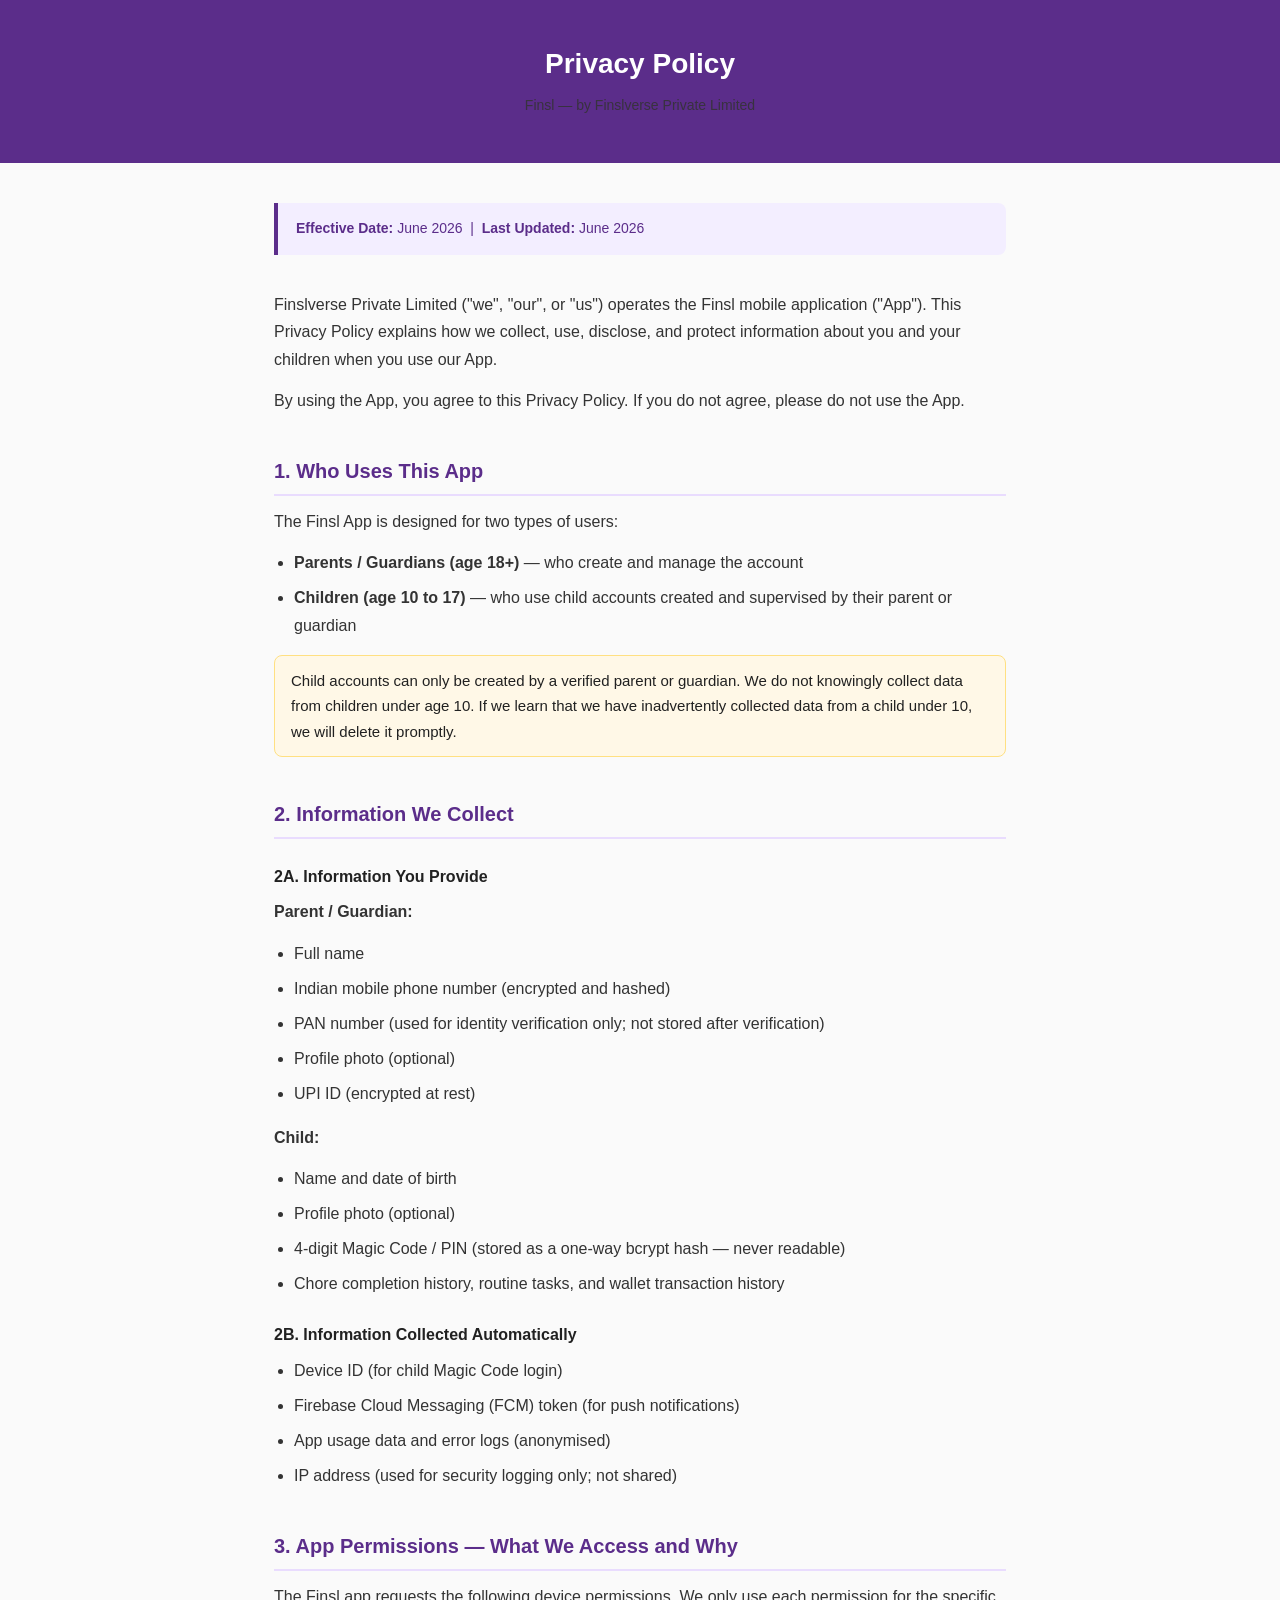
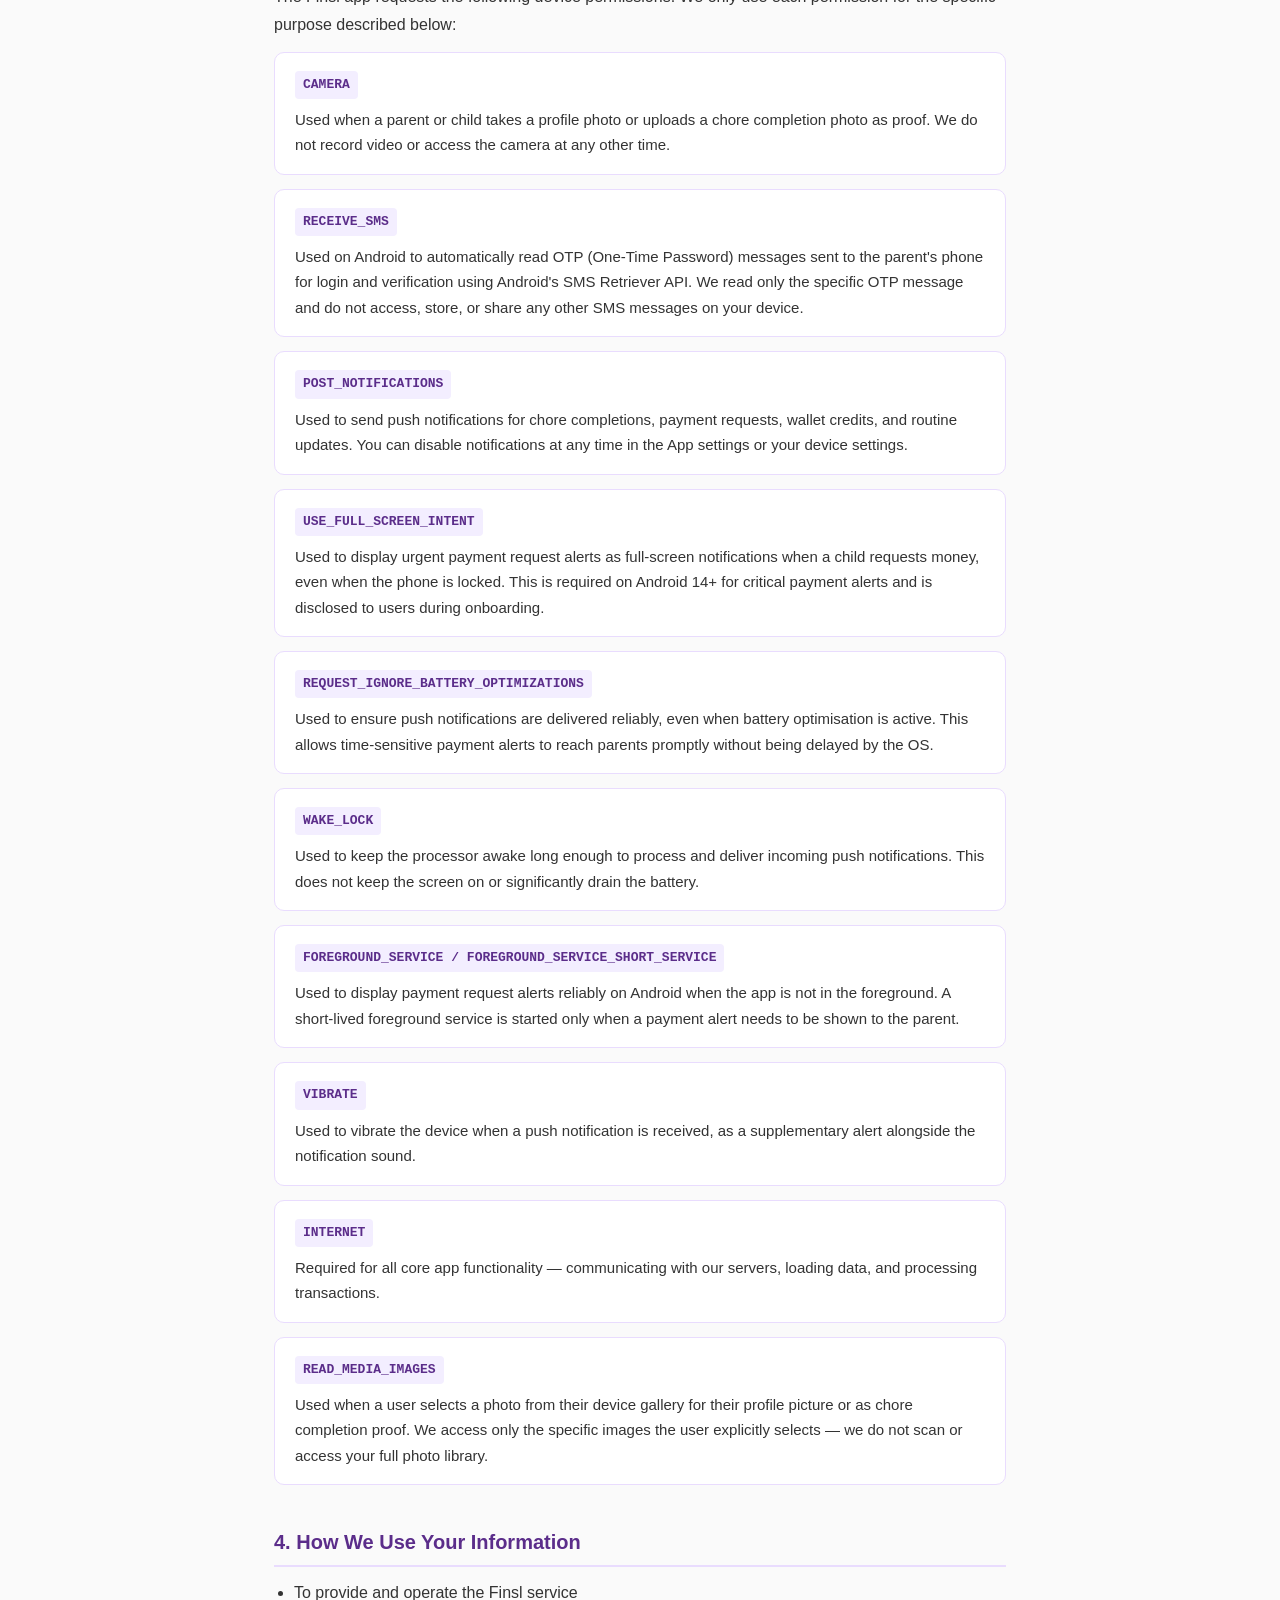
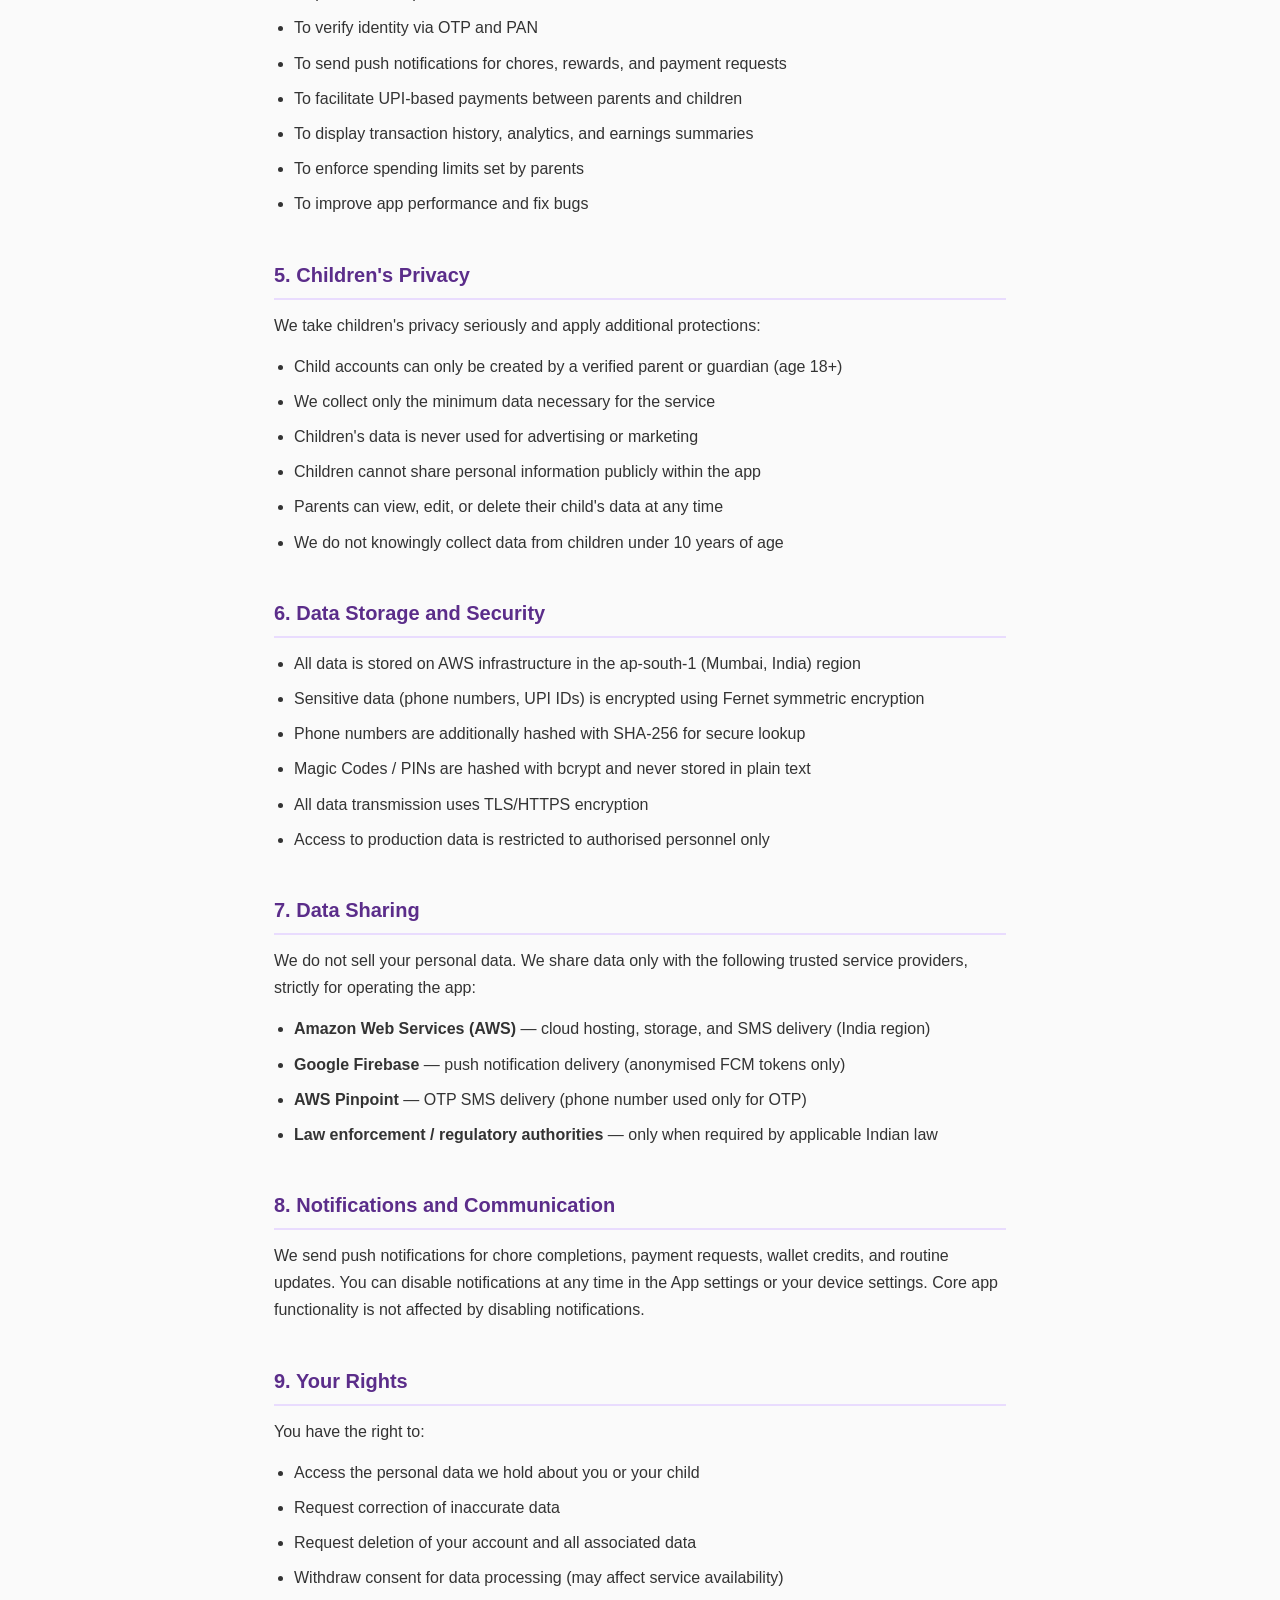
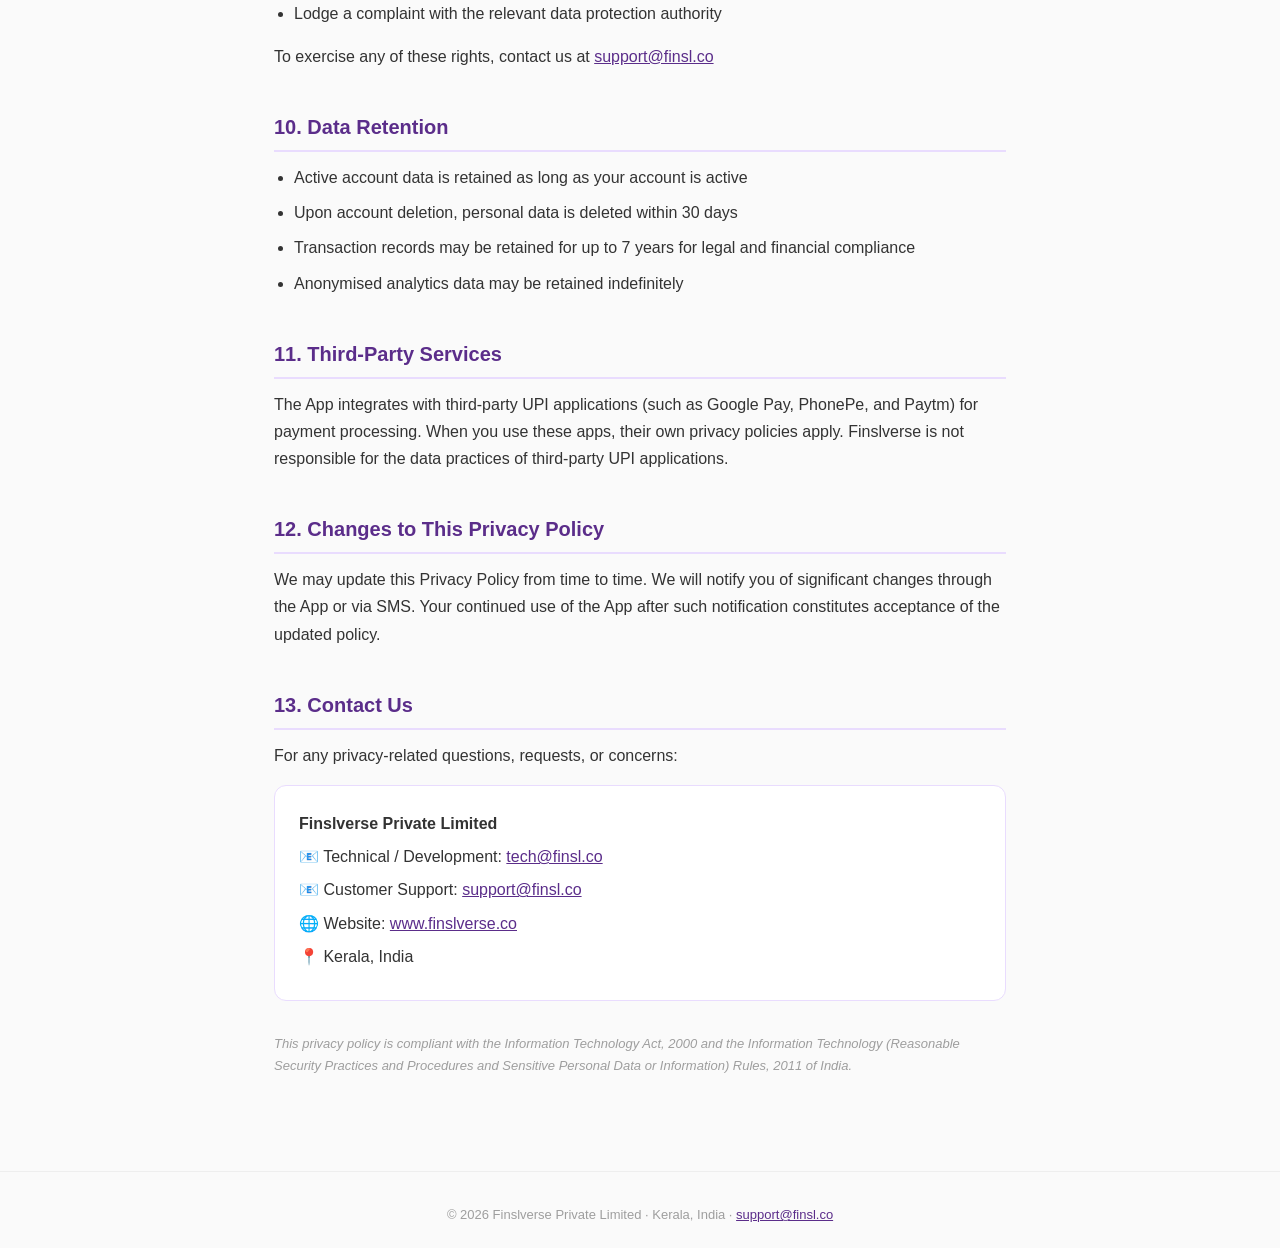
<file: terms_and_conditions.html>
<!DOCTYPE html>
<html lang="en">
<head>
  <meta charset="UTF-8" />
  <meta name="viewport" content="width=device-width, initial-scale=1.0" />
  <title>Privacy Policy — Finsl by Finslverse</title>
  <style>
    * { box-sizing: border-box; margin: 0; padding: 0; }
    body {
      font-family: -apple-system, BlinkMacSystemFont, 'Segoe UI', Roboto, sans-serif;
      font-size: 16px;
      line-height: 1.7;
      color: #212121;
      background: #fafafa;
    }
    header {
      background: #5B2D8A;
      color: white;
      padding: 40px 24px 32px;
      text-align: center;
    }
    header h1 { font-size: 28px; font-weight: 800; margin-bottom: 6px; }
    header p { font-size: 14px; opacity: 0.85; }
    .container {
      max-width: 780px;
      margin: 0 auto;
      padding: 40px 24px 80px;
    }
    .meta {
      background: #f3eeff;
      border-left: 4px solid #5B2D8A;
      padding: 14px 18px;
      border-radius: 0 8px 8px 0;
      margin-bottom: 36px;
      font-size: 14px;
      color: #5B2D8A;
    }
    h2 {
      font-size: 20px;
      font-weight: 700;
      color: #5B2D8A;
      margin: 40px 0 12px;
      padding-bottom: 6px;
      border-bottom: 2px solid #e9dcfe;
    }
    h3 {
      font-size: 16px;
      font-weight: 700;
      color: #212121;
      margin: 24px 0 8px;
    }
    p { margin-bottom: 14px; color: #333; }
    ul {
      margin: 8px 0 16px 20px;
      color: #333;
    }
    ul li { margin-bottom: 8px; }
    .permission-block {
      background: white;
      border: 1px solid #e9dcfe;
      border-radius: 10px;
      padding: 16px 20px;
      margin-bottom: 14px;
    }
    .permission-name {
      font-family: monospace;
      font-size: 13px;
      font-weight: 700;
      color: #5B2D8A;
      background: #f3eeff;
      padding: 3px 8px;
      border-radius: 4px;
      display: inline-block;
      margin-bottom: 8px;
    }
    .permission-block p { margin: 0; font-size: 15px; }
    .contact-card {
      background: white;
      border: 1px solid #e9dcfe;
      border-radius: 12px;
      padding: 24px;
      margin-top: 16px;
    }
    .contact-card p { margin-bottom: 6px; }
    a { color: #5B2D8A; }
    .highlight {
      background: #fff8e7;
      border: 1px solid #ffe082;
      border-radius: 8px;
      padding: 12px 16px;
      margin: 16px 0;
      font-size: 15px;
    }
    footer {
      text-align: center;
      font-size: 13px;
      color: #9e9e9e;
      padding: 32px 24px;
      border-top: 1px solid #eee;
    }
  </style>
</head>
<body>

<header>
  <h1>Privacy Policy</h1>
  <p>Finsl — by Finslverse Private Limited</p>
</header>

<div class="container">

  <div class="meta">
    <strong>Effective Date:</strong> June 2026 &nbsp;|&nbsp;
    <strong>Last Updated:</strong> June 2026
  </div>

  <p>Finslverse Private Limited ("we", "our", or "us") operates the Finsl mobile application ("App"). This Privacy Policy explains how we collect, use, disclose, and protect information about you and your children when you use our App.</p>
  <p>By using the App, you agree to this Privacy Policy. If you do not agree, please do not use the App.</p>

  <!-- 1 -->
  <h2>1. Who Uses This App</h2>
  <p>The Finsl App is designed for two types of users:</p>
  <ul>
    <li><strong>Parents / Guardians (age 18+)</strong> — who create and manage the account</li>
    <li><strong>Children (age 10 to 17)</strong> — who use child accounts created and supervised by their parent or guardian</li>
  </ul>
  <div class="highlight">
    Child accounts can only be created by a verified parent or guardian. We do not knowingly collect data from children under age 10. If we learn that we have inadvertently collected data from a child under 10, we will delete it promptly.
  </div>

  <!-- 2 -->
  <h2>2. Information We Collect</h2>

  <h3>2A. Information You Provide</h3>
  <p><strong>Parent / Guardian:</strong></p>
  <ul>
    <li>Full name</li>
    <li>Indian mobile phone number (encrypted and hashed)</li>
    <li>PAN number (used for identity verification only; not stored after verification)</li>
    <li>Profile photo (optional)</li>
    <li>UPI ID (encrypted at rest)</li>
  </ul>
  <p><strong>Child:</strong></p>
  <ul>
    <li>Name and date of birth</li>
    <li>Profile photo (optional)</li>
    <li>4-digit Magic Code / PIN (stored as a one-way bcrypt hash — never readable)</li>
    <li>Chore completion history, routine tasks, and wallet transaction history</li>
  </ul>

  <h3>2B. Information Collected Automatically</h3>
  <ul>
    <li>Device ID (for child Magic Code login)</li>
    <li>Firebase Cloud Messaging (FCM) token (for push notifications)</li>
    <li>App usage data and error logs (anonymised)</li>
    <li>IP address (used for security logging only; not shared)</li>
  </ul>

  <!-- 3 -->
  <h2>3. App Permissions — What We Access and Why</h2>
  <p>The Finsl app requests the following device permissions. We only use each permission for the specific purpose described below:</p>

  <div class="permission-block">
    <span class="permission-name">CAMERA</span>
    <p>Used when a parent or child takes a profile photo or uploads a chore completion photo as proof. We do not record video or access the camera at any other time.</p>
  </div>

  <div class="permission-block">
    <span class="permission-name">RECEIVE_SMS</span>
    <p>Used on Android to automatically read OTP (One-Time Password) messages sent to the parent's phone for login and verification using Android's SMS Retriever API. We read only the specific OTP message and do not access, store, or share any other SMS messages on your device.</p>
  </div>

  <div class="permission-block">
    <span class="permission-name">POST_NOTIFICATIONS</span>
    <p>Used to send push notifications for chore completions, payment requests, wallet credits, and routine updates. You can disable notifications at any time in the App settings or your device settings.</p>
  </div>

  <div class="permission-block">
    <span class="permission-name">USE_FULL_SCREEN_INTENT</span>
    <p>Used to display urgent payment request alerts as full-screen notifications when a child requests money, even when the phone is locked. This is required on Android 14+ for critical payment alerts and is disclosed to users during onboarding.</p>
  </div>

  <div class="permission-block">
    <span class="permission-name">REQUEST_IGNORE_BATTERY_OPTIMIZATIONS</span>
    <p>Used to ensure push notifications are delivered reliably, even when battery optimisation is active. This allows time-sensitive payment alerts to reach parents promptly without being delayed by the OS.</p>
  </div>

  <div class="permission-block">
    <span class="permission-name">WAKE_LOCK</span>
    <p>Used to keep the processor awake long enough to process and deliver incoming push notifications. This does not keep the screen on or significantly drain the battery.</p>
  </div>

  <div class="permission-block">
    <span class="permission-name">FOREGROUND_SERVICE / FOREGROUND_SERVICE_SHORT_SERVICE</span>
    <p>Used to display payment request alerts reliably on Android when the app is not in the foreground. A short-lived foreground service is started only when a payment alert needs to be shown to the parent.</p>
  </div>

  <div class="permission-block">
    <span class="permission-name">VIBRATE</span>
    <p>Used to vibrate the device when a push notification is received, as a supplementary alert alongside the notification sound.</p>
  </div>

  <div class="permission-block">
    <span class="permission-name">INTERNET</span>
    <p>Required for all core app functionality — communicating with our servers, loading data, and processing transactions.</p>
  </div>

  <div class="permission-block">
    <span class="permission-name">READ_MEDIA_IMAGES</span>
    <p>Used when a user selects a photo from their device gallery for their profile picture or as chore completion proof. We access only the specific images the user explicitly selects — we do not scan or access your full photo library.</p>
  </div>

  <!-- 4 -->
  <h2>4. How We Use Your Information</h2>
  <ul>
    <li>To provide and operate the Finsl service</li>
    <li>To verify identity via OTP and PAN</li>
    <li>To send push notifications for chores, rewards, and payment requests</li>
    <li>To facilitate UPI-based payments between parents and children</li>
    <li>To display transaction history, analytics, and earnings summaries</li>
    <li>To enforce spending limits set by parents</li>
    <li>To improve app performance and fix bugs</li>
  </ul>

  <!-- 5 -->
  <h2>5. Children's Privacy</h2>
  <p>We take children's privacy seriously and apply additional protections:</p>
  <ul>
    <li>Child accounts can only be created by a verified parent or guardian (age 18+)</li>
    <li>We collect only the minimum data necessary for the service</li>
    <li>Children's data is never used for advertising or marketing</li>
    <li>Children cannot share personal information publicly within the app</li>
    <li>Parents can view, edit, or delete their child's data at any time</li>
    <li>We do not knowingly collect data from children under 10 years of age</li>
  </ul>

  <!-- 6 -->
  <h2>6. Data Storage and Security</h2>
  <ul>
    <li>All data is stored on AWS infrastructure in the ap-south-1 (Mumbai, India) region</li>
    <li>Sensitive data (phone numbers, UPI IDs) is encrypted using Fernet symmetric encryption</li>
    <li>Phone numbers are additionally hashed with SHA-256 for secure lookup</li>
    <li>Magic Codes / PINs are hashed with bcrypt and never stored in plain text</li>
    <li>All data transmission uses TLS/HTTPS encryption</li>
    <li>Access to production data is restricted to authorised personnel only</li>
  </ul>

  <!-- 7 -->
  <h2>7. Data Sharing</h2>
  <p>We do not sell your personal data. We share data only with the following trusted service providers, strictly for operating the app:</p>
  <ul>
    <li><strong>Amazon Web Services (AWS)</strong> — cloud hosting, storage, and SMS delivery (India region)</li>
    <li><strong>Google Firebase</strong> — push notification delivery (anonymised FCM tokens only)</li>
    <li><strong>AWS Pinpoint</strong> — OTP SMS delivery (phone number used only for OTP)</li>
    <li><strong>Law enforcement / regulatory authorities</strong> — only when required by applicable Indian law</li>
  </ul>

  <!-- 8 -->
  <h2>8. Notifications and Communication</h2>
  <p>We send push notifications for chore completions, payment requests, wallet credits, and routine updates. You can disable notifications at any time in the App settings or your device settings. Core app functionality is not affected by disabling notifications.</p>

  <!-- 9 -->
  <h2>9. Your Rights</h2>
  <p>You have the right to:</p>
  <ul>
    <li>Access the personal data we hold about you or your child</li>
    <li>Request correction of inaccurate data</li>
    <li>Request deletion of your account and all associated data</li>
    <li>Withdraw consent for data processing (may affect service availability)</li>
    <li>Lodge a complaint with the relevant data protection authority</li>
  </ul>
  <p>To exercise any of these rights, contact us at <a href="mailto:support@finsl.co">support@finsl.co</a></p>

  <!-- 10 -->
  <h2>10. Data Retention</h2>
  <ul>
    <li>Active account data is retained as long as your account is active</li>
    <li>Upon account deletion, personal data is deleted within 30 days</li>
    <li>Transaction records may be retained for up to 7 years for legal and financial compliance</li>
    <li>Anonymised analytics data may be retained indefinitely</li>
  </ul>

  <!-- 11 -->
  <h2>11. Third-Party Services</h2>
  <p>The App integrates with third-party UPI applications (such as Google Pay, PhonePe, and Paytm) for payment processing. When you use these apps, their own privacy policies apply. Finslverse is not responsible for the data practices of third-party UPI applications.</p>

  <!-- 12 -->
  <h2>12. Changes to This Privacy Policy</h2>
  <p>We may update this Privacy Policy from time to time. We will notify you of significant changes through the App or via SMS. Your continued use of the App after such notification constitutes acceptance of the updated policy.</p>

  <!-- 13 -->
  <h2>13. Contact Us</h2>
  <p>For any privacy-related questions, requests, or concerns:</p>
  <div class="contact-card">
    <p><strong>Finslverse Private Limited</strong></p>
    <p>📧 Technical / Development: <a href="mailto:tech@finsl.co">tech@finsl.co</a></p>
    <p>📧 Customer Support: <a href="mailto:support@finsl.co">support@finsl.co</a></p>
    <p>🌐 Website: <a href="https://www.finslverse.co">www.finslverse.co</a></p>
    <p>📍 Kerala, India</p>
  </div>

  <p style="margin-top:32px; font-size:13px; color:#9e9e9e; font-style:italic;">
    This privacy policy is compliant with the Information Technology Act, 2000 and the Information Technology (Reasonable Security Practices and Procedures and Sensitive Personal Data or Information) Rules, 2011 of India.
  </p>

</div>

<footer>
  © 2026 Finslverse Private Limited · Kerala, India · <a href="mailto:support@finsl.co">support@finsl.co</a>
</footer>

</body>
</html>
</file>
<file: shared/style.css>
:root {
  --brand: #5B2D8A;
  --brand-light: #F3EEFF;
  --brand-border: #E9DCFE;
  --brand-dark: #3D1A6E;
  --text-dark: #1A1A2E;
  --text-body: #374151;
  --text-muted: #6B7280;
  --white: #FFFFFF;
  --bg: #F8F7FF;
  --warning-bg: #FFFBEB;
  --warning-border: #FCD34D;
  --success-bg: #F0FDF4;
  --success-border: #86EFAC;
}

* {
  box-sizing: border-box;
  margin: 0;
  padding: 0;
}

html {
  scroll-behavior: smooth;
}

body {
  font-family: system-ui, -apple-system, 'Segoe UI', Roboto, sans-serif;
  font-size: 16px;
  line-height: 1.7;
  color: var(--text-body);
  background: var(--bg);
}

a {
  color: var(--brand);
  text-decoration: none;
}

a:hover {
  text-decoration: underline;
}

/* ── Header ── */

.site-header {
  position: sticky;
  top: 0;
  z-index: 100;
  background: var(--white);
  border-bottom: 1px solid var(--brand-border);
  padding: 0 24px;
  height: 64px;
  display: flex;
  align-items: center;
  justify-content: space-between;
}

.header-left {
  display: flex;
  flex-direction: column;
  justify-content: center;
}

.logo-link {
  display: flex;
  flex-direction: column;
  align-items: flex-start;
  text-decoration: none;
}

.logo-link:hover {
  text-decoration: none;
}

.logo-img {
  height: 36px;
  width: auto;
  border-radius: 8px;
  display: block;
}

.logo-sub {
  font-size: 11px;
  color: var(--text-muted);
  line-height: 1.2;
  margin-top: 2px;
}

.nav-desktop {
  display: flex;
  align-items: center;
  gap: 28px;
}

.nav-desktop a {
  font-size: 14px;
  color: var(--text-body);
  text-decoration: none;
}

.nav-desktop a:hover {
  color: var(--brand);
  text-decoration: none;
}

.nav-desktop a.active {
  color: var(--brand);
  font-weight: 600;
}

.hamburger {
  display: none;
  background: none;
  border: none;
  font-size: 24px;
  color: var(--brand);
  cursor: pointer;
  padding: 4px;
  line-height: 1;
}

/* ── Mobile Sidebar ── */

.overlay {
  display: none;
  position: fixed;
  inset: 0;
  background: rgba(0, 0, 0, 0.4);
  z-index: 150;
}

.overlay.visible {
  display: block;
}

.sidebar {
  position: fixed;
  top: 0;
  left: -280px;
  width: 280px;
  height: 100vh;
  background: var(--white);
  box-shadow: 4px 0 20px rgba(0, 0, 0, 0.1);
  z-index: 200;
  transition: left 0.3s ease;
  padding: 80px 24px 40px;
}

.sidebar.open {
  left: 0;
}

.sidebar-close {
  position: absolute;
  top: 20px;
  right: 20px;
  background: none;
  border: none;
  font-size: 28px;
  color: var(--text-muted);
  cursor: pointer;
  line-height: 1;
  padding: 4px;
}

.nav-mobile a {
  display: flex;
  align-items: center;
  gap: 10px;
  padding: 14px 16px;
  border-radius: 8px;
  margin-bottom: 4px;
  font-size: 15px;
  color: var(--text-body);
  text-decoration: none;
}

.nav-mobile a:hover {
  background: var(--brand-light);
  text-decoration: none;
}

.nav-mobile a.active {
  background: var(--brand-light);
  color: var(--brand);
  font-weight: 600;
}

.nav-icon {
  font-size: 18px;
}

/* ── Main Layout ── */

.page-wrapper {
  max-width: 800px;
  margin: 0 auto;
  padding: 48px 24px 80px;
}

/* ── Hero (homepage) ── */

.hero {
  background: linear-gradient(135deg, #5B2D8A 0%, #7C3AED 100%);
  padding: 64px 24px;
  text-align: center;
  color: var(--white);
}

.hero-logo {
  height: 80px;
  width: auto;
  border-radius: 16px;
  display: block;
  margin: 0 auto;
}

.hero h1 {
  font-size: 36px;
  font-weight: 800;
  margin: 16px 0 8px;
  color: var(--white);
}

.hero-subtitle {
  font-size: 16px;
  opacity: 0.9;
  max-width: 500px;
  margin: 0 auto 8px;
  line-height: 1.7;
}

.hero-company {
  font-size: 13px;
  opacity: 0.7;
  margin-top: 16px;
}

/* ── Typography ── */

.page-title {
  font-size: 32px;
  font-weight: 800;
  color: var(--text-dark);
  margin-bottom: 8px;
}

.page-subtitle {
  font-size: 14px;
  color: var(--text-muted);
  margin-bottom: 32px;
}

.section-title {
  font-size: 20px;
  font-weight: 700;
  color: var(--brand);
  margin: 40px 0 12px;
  padding-bottom: 8px;
  border-bottom: 2px solid var(--brand-border);
}

.sub-title {
  font-size: 16px;
  font-weight: 600;
  color: var(--text-dark);
  margin: 20px 0 8px;
}

.section-heading {
  font-size: 22px;
  font-weight: 700;
  color: var(--text-dark);
  text-align: center;
  margin-bottom: 8px;
}

.section-intro {
  text-align: center;
  color: var(--text-muted);
  margin-bottom: 8px;
}

p {
  margin-bottom: 14px;
}

ul {
  margin: 8px 0 16px 20px;
}

ul li {
  margin-bottom: 8px;
}

/* ── Callout / Alert Boxes ── */

.callout {
  background: var(--brand-light);
  border-left: 4px solid var(--brand);
  border-radius: 0 8px 8px 0;
  padding: 14px 18px;
  font-size: 14px;
  color: var(--brand);
  margin-bottom: 24px;
}

.warning {
  background: var(--warning-bg);
  border: 1px solid var(--warning-border);
  border-radius: 8px;
  padding: 14px 16px;
  margin: 16px 0;
}

.success {
  background: var(--success-bg);
  border: 1px solid var(--success-border);
  border-radius: 8px;
  padding: 14px 16px;
  margin: 16px 0;
}

.info-card {
  background: var(--brand-light);
  border: 1px solid var(--brand-border);
  border-radius: 8px;
  padding: 14px 16px;
  margin: 16px 0;
  color: var(--brand);
}

/* ── Permission Cards ── */

.permission-card {
  background: var(--white);
  border: 1px solid var(--brand-border);
  border-radius: 12px;
  padding: 16px 20px;
  margin-bottom: 12px;
}

.permission-badge {
  font-family: monospace;
  font-size: 12px;
  font-weight: 700;
  color: var(--brand);
  background: var(--brand-light);
  padding: 3px 10px;
  border-radius: 4px;
  display: inline-block;
  margin-bottom: 8px;
}

.permission-card p {
  margin: 0;
  font-size: 15px;
}

/* ── Cards (homepage) ── */

.card-grid {
  display: grid;
  grid-template-columns: 1fr 1fr;
  gap: 20px;
  margin: 32px 0;
}

.card {
  background: var(--white);
  border: 1px solid var(--brand-border);
  border-radius: 16px;
  padding: 28px 24px;
  transition: box-shadow 0.2s;
}

.card:hover {
  box-shadow: 0 4px 20px rgba(91, 45, 138, 0.12);
}

.card-icon {
  font-size: 32px;
  margin-bottom: 12px;
}

.card-title {
  font-size: 18px;
  font-weight: 700;
  color: var(--text-dark);
  margin-bottom: 8px;
}

.card-desc {
  font-size: 14px;
  color: var(--text-muted);
  margin-bottom: 20px;
  line-height: 1.6;
}

.btn-primary {
  display: inline-block;
  background: var(--brand);
  color: var(--white);
  padding: 10px 20px;
  border-radius: 9999px;
  font-size: 14px;
  font-weight: 600;
  text-decoration: none;
}

.btn-primary:hover {
  background: var(--brand-dark);
  text-decoration: none;
}

.btn-outline {
  display: inline-block;
  border: 2px solid var(--brand);
  color: var(--brand);
  padding: 10px 20px;
  border-radius: 9999px;
  font-size: 14px;
  font-weight: 600;
  text-decoration: none;
}

.btn-outline:hover {
  text-decoration: none;
}

.btn-center {
  text-align: center;
  margin: 32px 0;
}

.contact-links {
  font-size: 14px;
  line-height: 2;
}

.contact-links a {
  display: block;
}

.contact-note {
  font-size: 13px;
  color: var(--text-muted);
  margin-top: 8px;
}

/* ── Trust Badges ── */

.trust-row {
  display: flex;
  flex-wrap: wrap;
  gap: 16px;
  margin: 32px 0;
}

.trust-badge {
  display: flex;
  align-items: center;
  gap: 8px;
  font-size: 13px;
  font-weight: 500;
  color: var(--text-body);
  background: var(--white);
  border: 1px solid var(--brand-border);
  border-radius: 9999px;
  padding: 8px 16px;
}

/* ── Numbered Steps ── */

.steps {
  list-style: none;
  counter-reset: steps;
  margin: 16px 0 24px;
}

.steps li {
  counter-increment: steps;
  position: relative;
  padding: 14px 14px 14px 52px;
  border-bottom: 1px solid var(--brand-border);
}

.steps li::before {
  content: counter(steps);
  position: absolute;
  left: 12px;
  top: 14px;
  background: var(--brand);
  color: var(--white);
  width: 28px;
  height: 28px;
  border-radius: 50%;
  display: flex;
  align-items: center;
  justify-content: center;
  font-size: 13px;
  font-weight: 700;
}

/* ── Contact Card ── */

.contact-card {
  background: var(--white);
  border: 1px solid var(--brand-border);
  border-radius: 12px;
  padding: 24px;
  margin-top: 16px;
}

.contact-card p {
  margin-bottom: 6px;
}

.footer-note {
  margin-top: 32px;
  font-size: 13px;
  color: var(--text-muted);
  font-style: italic;
}

.check-list {
  list-style: none;
  margin: 0;
  padding: 0;
}

.check-list li {
  margin-bottom: 8px;
}

/* ── Footer ── */

.site-footer {
  background: var(--white);
  border-top: 1px solid var(--brand-border);
  padding: 32px 24px;
  text-align: center;
  font-size: 13px;
  color: var(--text-muted);
}

.site-footer p {
  margin-bottom: 8px;
}

.site-footer a {
  color: var(--text-muted);
}

.site-footer a:hover {
  color: var(--brand);
}

/* ── Responsive ── */

@media (min-width: 768px) {
  .page-wrapper {
    padding: 60px 40px 80px;
  }
}

@media (max-width: 767px) {
  .nav-desktop {
    display: none;
  }

  .hamburger {
    display: block;
  }

  .card-grid {
    grid-template-columns: 1fr;
  }

  .hero h1 {
    font-size: 28px;
  }
}
</file>
